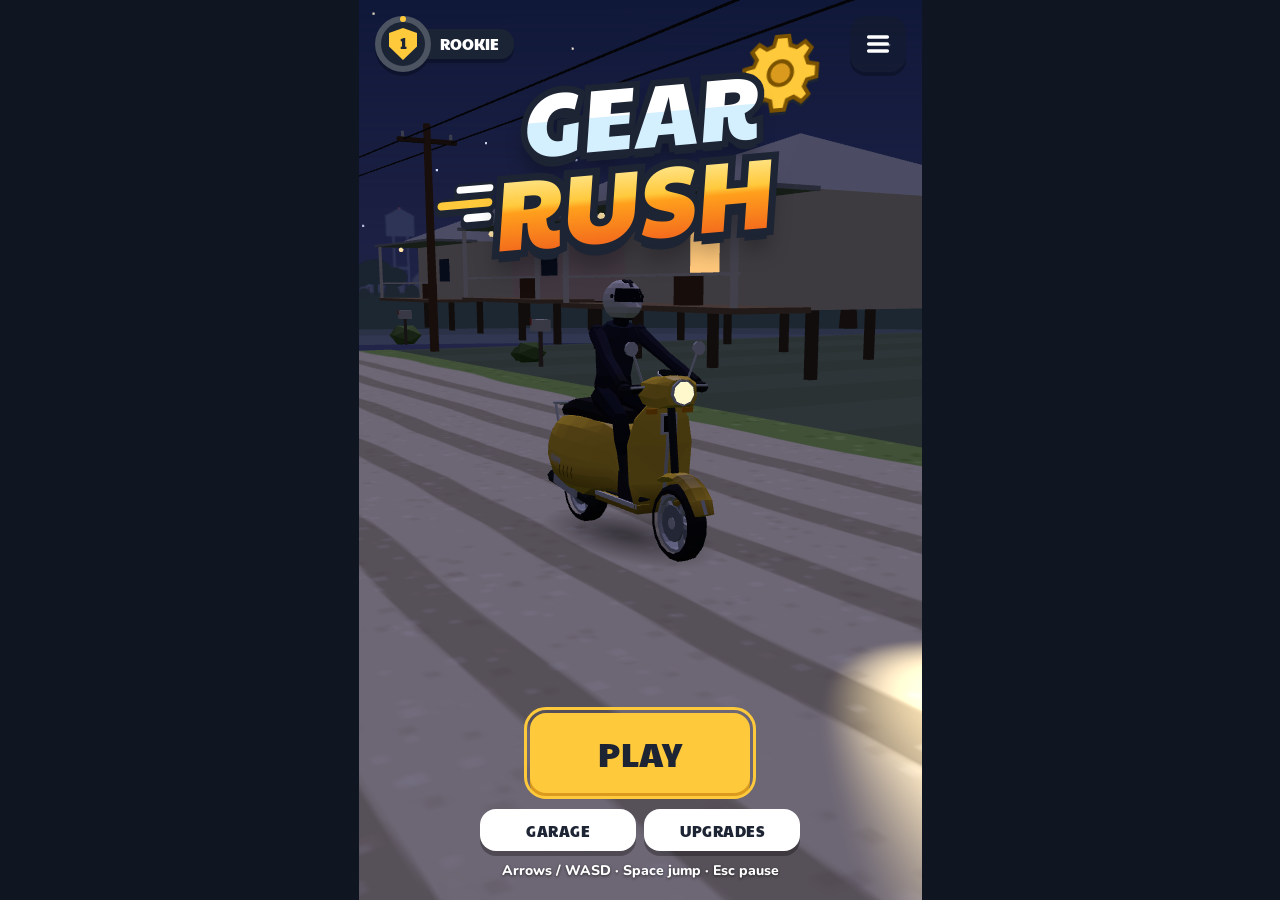
<file: index.html>
<!doctype html>
<html lang="en">
  <head>
    <meta charset="UTF-8" />
    <meta name="viewport" content="width=device-width, initial-scale=1, maximum-scale=1, user-scalable=no, viewport-fit=cover" />
    <meta name="theme-color" content="#9ED8F5" />
    <meta name="mobile-web-app-capable" content="yes" />
    <meta name="apple-mobile-web-app-capable" content="yes" />
    <meta name="apple-mobile-web-app-status-bar-style" content="black-translucent" />
    <title>Gear Rush</title>
    <link rel="icon" type="image/svg+xml" href="./favicon.svg" />
    <link rel="apple-touch-icon" href="./icons/apple-touch-icon.png" />
    <script type="module" crossorigin src="./assets/index-hu_BEJVM.js"></script>
    <link rel="stylesheet" crossorigin href="./assets/index-BYIR_16e.css">
  <link rel="manifest" href="./manifest.webmanifest"></head>
  <body>
    <div id="app">
      <canvas id="gl"></canvas>
      <canvas id="fx"></canvas>
      <div id="vignette"></div>
      <div id="ui"></div>
    </div>
    <div id="rotate"><div>↻</div><p>Rotate your phone to portrait<br />Obróć telefon pionowo</p></div>
  </body>
</html>
</file>
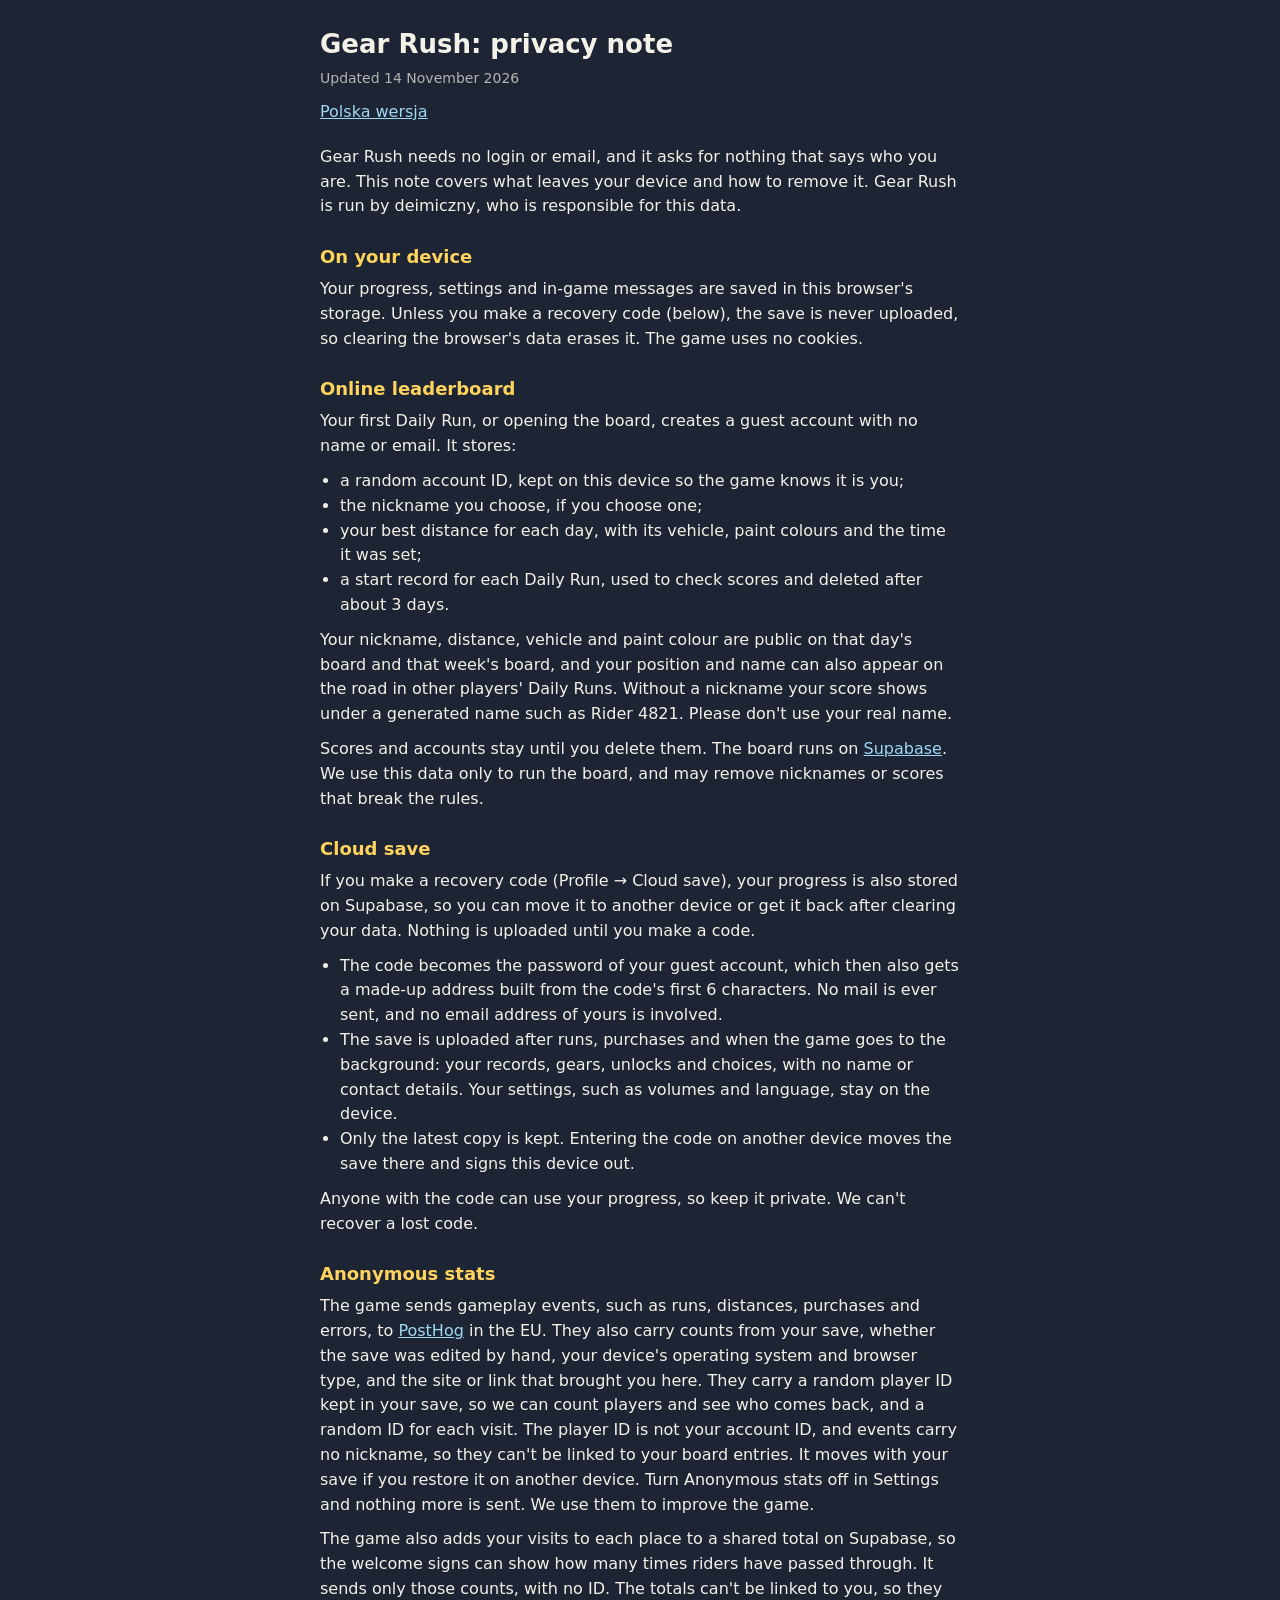
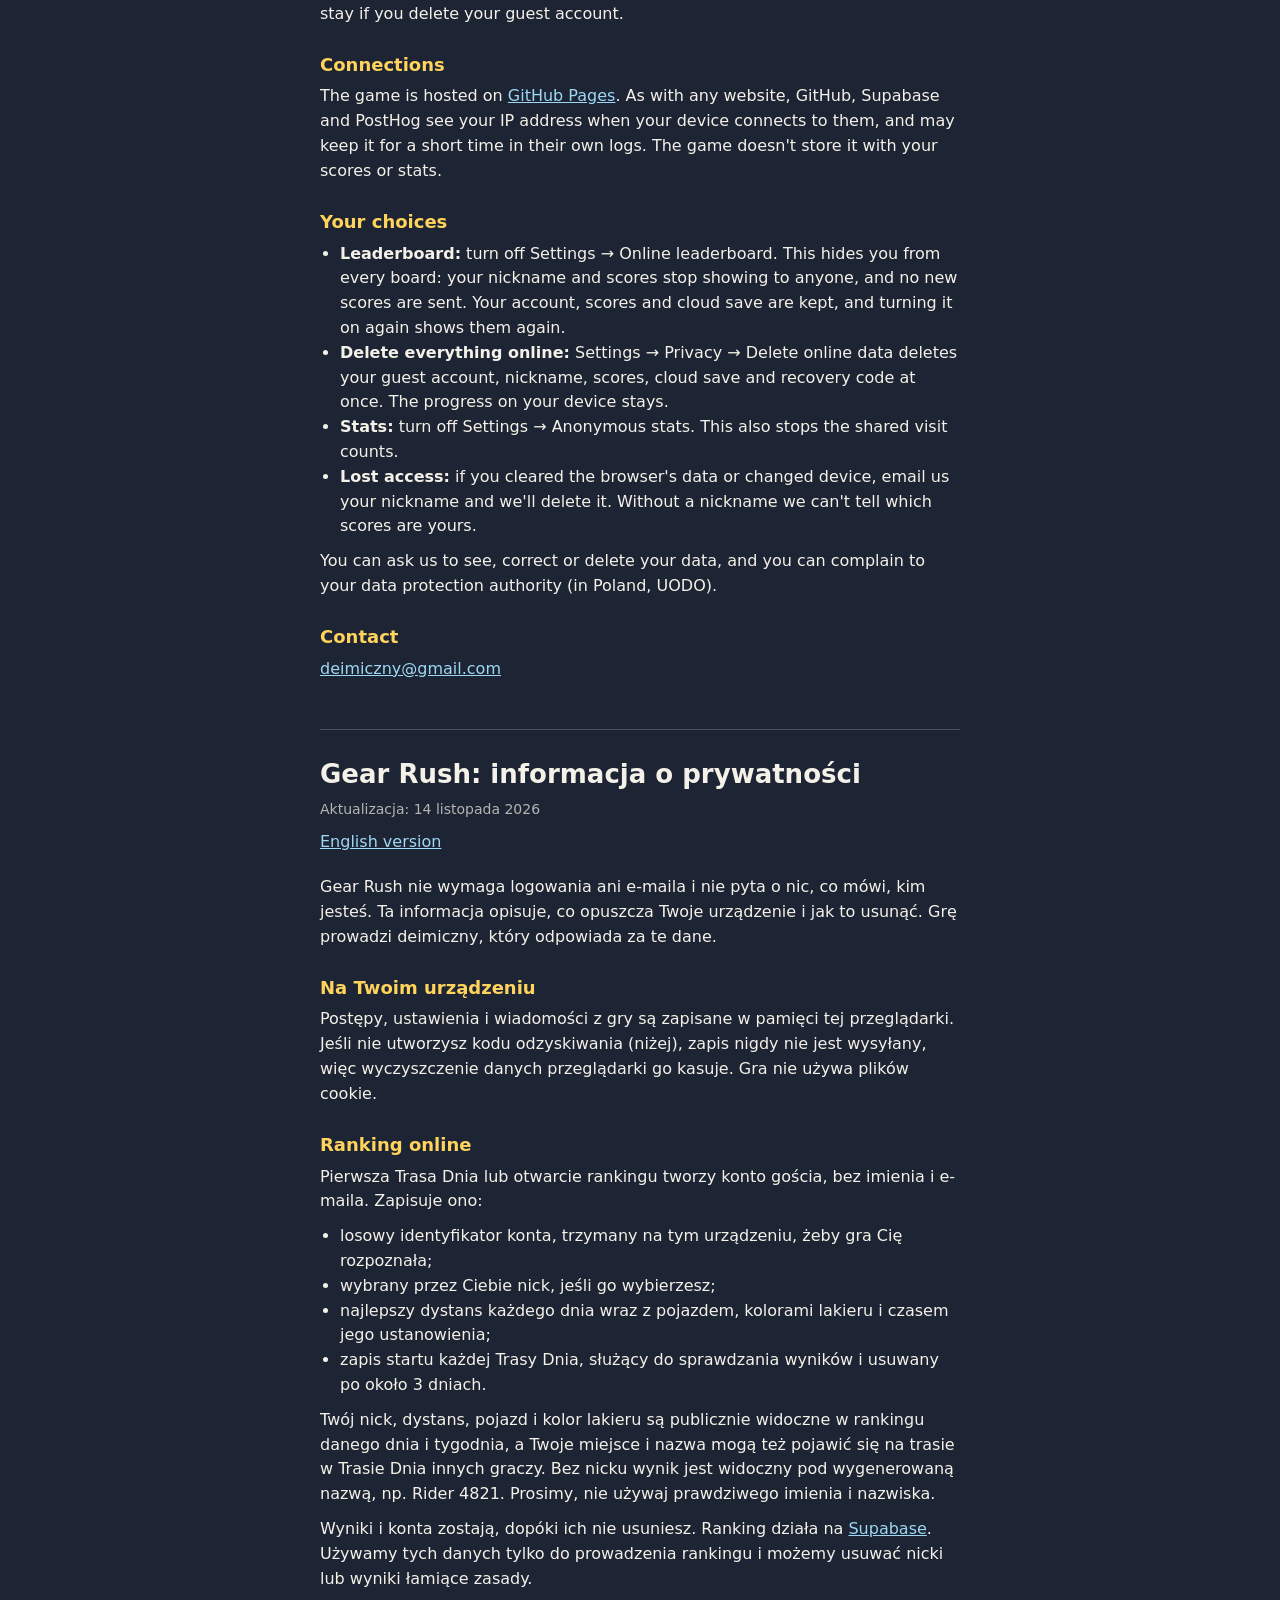
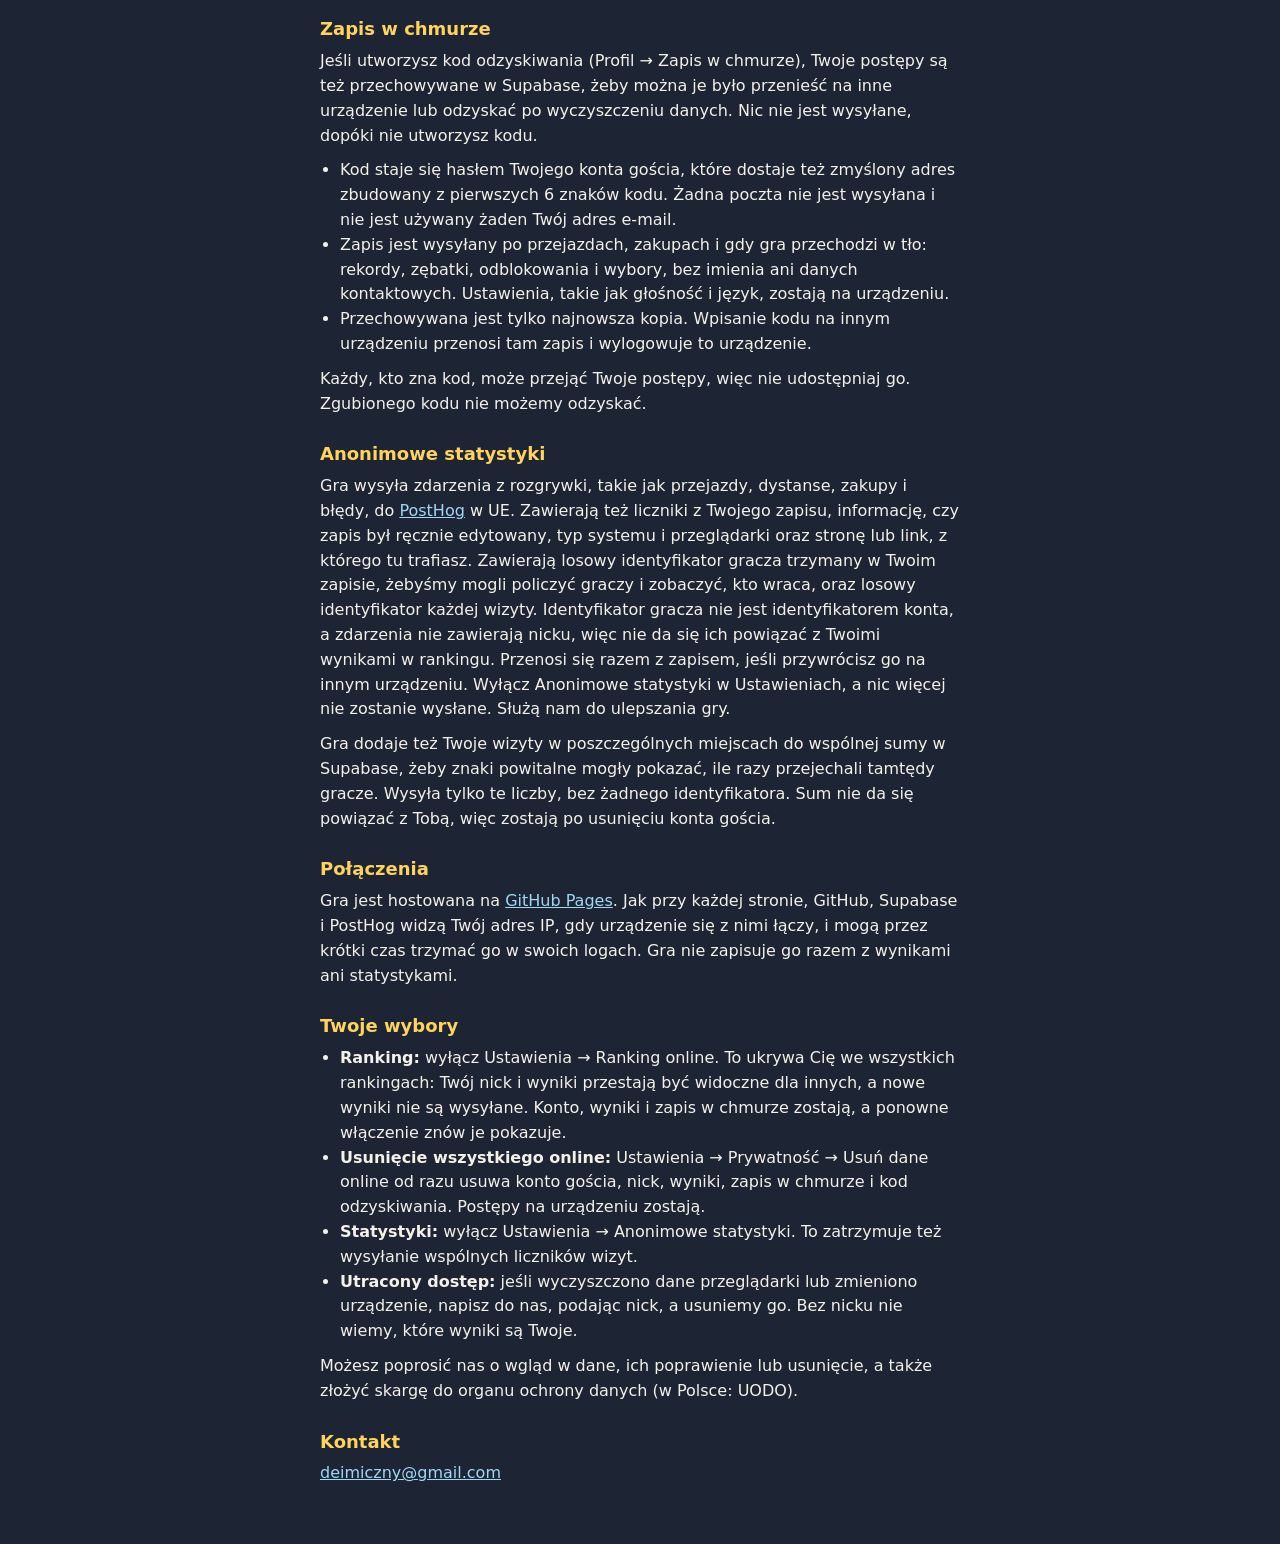
<file: privacy.html>
<!doctype html>
<html lang="en">
  <head>
    <meta charset="UTF-8" />
    <meta name="viewport" content="width=device-width, initial-scale=1" />
    <meta name="robots" content="noindex" />
    <title>Gear Rush: privacy note</title>
    <link rel="icon" type="image/svg+xml" href="favicon.svg" />
    <style>
      body { margin: 0; background: #1d2433; color: #f4f1e8; font: 16px/1.55 system-ui, -apple-system, "Segoe UI", Roboto, sans-serif; }
      main { max-width: 640px; margin: 0 auto; padding: 24px 20px 48px; }
      h1 { font-size: 26px; margin: 0 0 4px; }
      h2 { font-size: 18px; margin: 24px 0 6px; color: #ffd35c; }
      p, ul { margin: 0 0 10px; }
      ul { padding-left: 20px; }
      a { color: #9ed8f5; }
      .meta { opacity: 0.7; font-size: 14px; }
      .lang { margin: 0 0 20px; }
      section + section { margin-top: 48px; padding-top: 24px; border-top: 1px solid rgba(255, 255, 255, 0.2); }
    </style>
  </head>
  <body>
    <main>
      <section id="en" lang="en">
        <h1>Gear Rush: privacy note</h1>
        <p class="meta">Updated 14 November 2026</p>
        <p class="lang"><a href="#pl">Polska wersja</a></p>
        <p>Gear Rush needs no login or email, and it asks for nothing that says who you are. This note covers what leaves your device and how to remove it. Gear Rush is run by deimiczny, who is responsible for this data.</p>

        <h2>On your device</h2>
        <p>Your progress, settings and in-game messages are saved in this browser's storage. Unless you make a recovery code (below), the save is never uploaded, so clearing the browser's data erases it. The game uses no cookies.</p>

        <h2>Online leaderboard</h2>
        <p>Your first Daily Run, or opening the board, creates a guest account with no name or email. It stores:</p>
        <ul>
          <li>a random account ID, kept on this device so the game knows it is you;</li>
          <li>the nickname you choose, if you choose one;</li>
          <li>your best distance for each day, with its vehicle, paint colours and the time it was set;</li>
          <li>a start record for each Daily Run, used to check scores and deleted after about 3 days.</li>
        </ul>
        <p>Your nickname, distance, vehicle and paint colour are public on that day's board and that week's board, and your position and name can also appear on the road in other players' Daily Runs. Without a nickname your score shows under a generated name such as Rider 4821. Please don't use your real name.</p>
        <p>Scores and accounts stay until you delete them. The board runs on <a href="https://supabase.com/privacy">Supabase</a>. We use this data only to run the board, and may remove nicknames or scores that break the rules.</p>

        <h2>Cloud save</h2>
        <p>If you make a recovery code (Profile → Cloud save), your progress is also stored on Supabase, so you can move it to another device or get it back after clearing your data. Nothing is uploaded until you make a code.</p>
        <ul>
          <li>The code becomes the password of your guest account, which then also gets a made-up address built from the code's first 6 characters. No mail is ever sent, and no email address of yours is involved.</li>
          <li>The save is uploaded after runs, purchases and when the game goes to the background: your records, gears, unlocks and choices, with no name or contact details. Your settings, such as volumes and language, stay on the device.</li>
          <li>Only the latest copy is kept. Entering the code on another device moves the save there and signs this device out.</li>
        </ul>
        <p>Anyone with the code can use your progress, so keep it private. We can't recover a lost code.</p>

        <h2>Anonymous stats</h2>
        <p>The game sends gameplay events, such as runs, distances, purchases and errors, to <a href="https://posthog.com/privacy">PostHog</a> in the EU. They also carry counts from your save, whether the save was edited by hand, your device's operating system and browser type, and the site or link that brought you here. They carry a random player ID kept in your save, so we can count players and see who comes back, and a random ID for each visit. The player ID is not your account ID, and events carry no nickname, so they can't be linked to your board entries. It moves with your save if you restore it on another device. Turn Anonymous stats off in Settings and nothing more is sent. We use them to improve the game.</p>
        <p>The game also adds your visits to each place to a shared total on Supabase, so the welcome signs can show how many times riders have passed through. It sends only those counts, with no ID. The totals can't be linked to you, so they stay if you delete your guest account.</p>

        <h2>Connections</h2>
        <p>The game is hosted on <a href="https://docs.github.com/en/site-policy/privacy-policies/github-general-privacy-statement">GitHub Pages</a>. As with any website, GitHub, Supabase and PostHog see your IP address when your device connects to them, and may keep it for a short time in their own logs. The game doesn't store it with your scores or stats.</p>

        <h2>Your choices</h2>
        <ul>
          <li><strong>Leaderboard:</strong> turn off Settings → Online leaderboard. This hides you from every board: your nickname and scores stop showing to anyone, and no new scores are sent. Your account, scores and cloud save are kept, and turning it on again shows them again.</li>
          <li><strong>Delete everything online:</strong> Settings → Privacy → Delete online data deletes your guest account, nickname, scores, cloud save and recovery code at once. The progress on your device stays.</li>
          <li><strong>Stats:</strong> turn off Settings → Anonymous stats. This also stops the shared visit counts.</li>
          <li><strong>Lost access:</strong> if you cleared the browser's data or changed device, email us your nickname and we'll delete it. Without a nickname we can't tell which scores are yours.</li>
        </ul>
        <p>You can ask us to see, correct or delete your data, and you can complain to your data protection authority (in Poland, UODO).</p>

        <h2>Contact</h2>
        <p><a href="mailto:deimiczny@gmail.com">deimiczny@gmail.com</a></p>
      </section>

      <section id="pl" lang="pl">
        <h1>Gear Rush: informacja o prywatności</h1>
        <p class="meta">Aktualizacja: 14 listopada 2026</p>
        <p class="lang"><a href="#en">English version</a></p>
        <p>Gear Rush nie wymaga logowania ani e-maila i nie pyta o nic, co mówi, kim jesteś. Ta informacja opisuje, co opuszcza Twoje urządzenie i jak to usunąć. Grę prowadzi deimiczny, który odpowiada za te dane.</p>

        <h2>Na Twoim urządzeniu</h2>
        <p>Postępy, ustawienia i wiadomości z gry są zapisane w pamięci tej przeglądarki. Jeśli nie utworzysz kodu odzyskiwania (niżej), zapis nigdy nie jest wysyłany, więc wyczyszczenie danych przeglądarki go kasuje. Gra nie używa plików cookie.</p>

        <h2>Ranking online</h2>
        <p>Pierwsza Trasa Dnia lub otwarcie rankingu tworzy konto gościa, bez imienia i e-maila. Zapisuje ono:</p>
        <ul>
          <li>losowy identyfikator konta, trzymany na tym urządzeniu, żeby gra Cię rozpoznała;</li>
          <li>wybrany przez Ciebie nick, jeśli go wybierzesz;</li>
          <li>najlepszy dystans każdego dnia wraz z pojazdem, kolorami lakieru i czasem jego ustanowienia;</li>
          <li>zapis startu każdej Trasy Dnia, służący do sprawdzania wyników i usuwany po około 3 dniach.</li>
        </ul>
        <p>Twój nick, dystans, pojazd i kolor lakieru są publicznie widoczne w rankingu danego dnia i tygodnia, a Twoje miejsce i nazwa mogą też pojawić się na trasie w Trasie Dnia innych graczy. Bez nicku wynik jest widoczny pod wygenerowaną nazwą, np. Rider 4821. Prosimy, nie używaj prawdziwego imienia i nazwiska.</p>
        <p>Wyniki i konta zostają, dopóki ich nie usuniesz. Ranking działa na <a href="https://supabase.com/privacy">Supabase</a>. Używamy tych danych tylko do prowadzenia rankingu i możemy usuwać nicki lub wyniki łamiące zasady.</p>

        <h2>Zapis w chmurze</h2>
        <p>Jeśli utworzysz kod odzyskiwania (Profil → Zapis w chmurze), Twoje postępy są też przechowywane w Supabase, żeby można je było przenieść na inne urządzenie lub odzyskać po wyczyszczeniu danych. Nic nie jest wysyłane, dopóki nie utworzysz kodu.</p>
        <ul>
          <li>Kod staje się hasłem Twojego konta gościa, które dostaje też zmyślony adres zbudowany z pierwszych 6 znaków kodu. Żadna poczta nie jest wysyłana i nie jest używany żaden Twój adres e-mail.</li>
          <li>Zapis jest wysyłany po przejazdach, zakupach i gdy gra przechodzi w tło: rekordy, zębatki, odblokowania i wybory, bez imienia ani danych kontaktowych. Ustawienia, takie jak głośność i język, zostają na urządzeniu.</li>
          <li>Przechowywana jest tylko najnowsza kopia. Wpisanie kodu na innym urządzeniu przenosi tam zapis i wylogowuje to urządzenie.</li>
        </ul>
        <p>Każdy, kto zna kod, może przejąć Twoje postępy, więc nie udostępniaj go. Zgubionego kodu nie możemy odzyskać.</p>

        <h2>Anonimowe statystyki</h2>
        <p>Gra wysyła zdarzenia z rozgrywki, takie jak przejazdy, dystanse, zakupy i błędy, do <a href="https://posthog.com/privacy">PostHog</a> w UE. Zawierają też liczniki z Twojego zapisu, informację, czy zapis był ręcznie edytowany, typ systemu i przeglądarki oraz stronę lub link, z którego tu trafiasz. Zawierają losowy identyfikator gracza trzymany w Twoim zapisie, żebyśmy mogli policzyć graczy i zobaczyć, kto wraca, oraz losowy identyfikator każdej wizyty. Identyfikator gracza nie jest identyfikatorem konta, a zdarzenia nie zawierają nicku, więc nie da się ich powiązać z Twoimi wynikami w rankingu. Przenosi się razem z zapisem, jeśli przywrócisz go na innym urządzeniu. Wyłącz Anonimowe statystyki w Ustawieniach, a nic więcej nie zostanie wysłane. Służą nam do ulepszania gry.</p>
        <p>Gra dodaje też Twoje wizyty w poszczególnych miejscach do wspólnej sumy w Supabase, żeby znaki powitalne mogły pokazać, ile razy przejechali tamtędy gracze. Wysyła tylko te liczby, bez żadnego identyfikatora. Sum nie da się powiązać z Tobą, więc zostają po usunięciu konta gościa.</p>

        <h2>Połączenia</h2>
        <p>Gra jest hostowana na <a href="https://docs.github.com/en/site-policy/privacy-policies/github-general-privacy-statement">GitHub Pages</a>. Jak przy każdej stronie, GitHub, Supabase i PostHog widzą Twój adres IP, gdy urządzenie się z nimi łączy, i mogą przez krótki czas trzymać go w swoich logach. Gra nie zapisuje go razem z wynikami ani statystykami.</p>

        <h2>Twoje wybory</h2>
        <ul>
          <li><strong>Ranking:</strong> wyłącz Ustawienia → Ranking online. To ukrywa Cię we wszystkich rankingach: Twój nick i wyniki przestają być widoczne dla innych, a nowe wyniki nie są wysyłane. Konto, wyniki i zapis w chmurze zostają, a ponowne włączenie znów je pokazuje.</li>
          <li><strong>Usunięcie wszystkiego online:</strong> Ustawienia → Prywatność → Usuń dane online od razu usuwa konto gościa, nick, wyniki, zapis w chmurze i kod odzyskiwania. Postępy na urządzeniu zostają.</li>
          <li><strong>Statystyki:</strong> wyłącz Ustawienia → Anonimowe statystyki. To zatrzymuje też wysyłanie wspólnych liczników wizyt.</li>
          <li><strong>Utracony dostęp:</strong> jeśli wyczyszczono dane przeglądarki lub zmieniono urządzenie, napisz do nas, podając nick, a usuniemy go. Bez nicku nie wiemy, które wyniki są Twoje.</li>
        </ul>
        <p>Możesz poprosić nas o wgląd w dane, ich poprawienie lub usunięcie, a także złożyć skargę do organu ochrony danych (w Polsce: UODO).</p>

        <h2>Kontakt</h2>
        <p><a href="mailto:deimiczny@gmail.com">deimiczny@gmail.com</a></p>
      </section>
    </main>
  </body>
</html>
</file>
<file: assets/index-BYIR_16e.css>
@font-face{font-family:Paytone One;font-style:normal;font-display:swap;font-weight:400;src:url(./paytone-one-vietnamese-400-normal-3uz3l8e0.woff2) format("woff2"),url(./paytone-one-vietnamese-400-normal-BRPeB8vx.woff) format("woff");unicode-range:U+0102-0103,U+0110-0111,U+0128-0129,U+0168-0169,U+01A0-01A1,U+01AF-01B0,U+0300-0301,U+0303-0304,U+0308-0309,U+0323,U+0329,U+1EA0-1EF9,U+20AB}@font-face{font-family:Paytone One;font-style:normal;font-display:swap;font-weight:400;src:url(./paytone-one-latin-ext-400-normal-3vhx3Voy.woff2) format("woff2"),url(./paytone-one-latin-ext-400-normal-DRXB6jXc.woff) format("woff");unicode-range:U+0100-02BA,U+02BD-02C5,U+02C7-02CC,U+02CE-02D7,U+02DD-02FF,U+0304,U+0308,U+0329,U+1D00-1DBF,U+1E00-1E9F,U+1EF2-1EFF,U+2020,U+20A0-20AB,U+20AD-20C0,U+2113,U+2C60-2C7F,U+A720-A7FF}@font-face{font-family:Paytone One;font-style:normal;font-display:swap;font-weight:400;src:url(./paytone-one-latin-400-normal-CUTjhAbn.woff2) format("woff2"),url(./paytone-one-latin-400-normal-B3s3dOdV.woff) format("woff");unicode-range:U+0000-00FF,U+0131,U+0152-0153,U+02BB-02BC,U+02C6,U+02DA,U+02DC,U+0304,U+0308,U+0329,U+2000-206F,U+20AC,U+2122,U+2191,U+2193,U+2212,U+2215,U+FEFF,U+FFFD}@font-face{font-family:Nunito;font-style:normal;font-display:swap;font-weight:600;src:url(./nunito-cyrillic-ext-600-normal-CWPPjBOD.woff2) format("woff2"),url(./nunito-cyrillic-ext-600-normal-vnfu4DTE.woff) format("woff");unicode-range:U+0460-052F,U+1C80-1C8A,U+20B4,U+2DE0-2DFF,U+A640-A69F,U+FE2E-FE2F}@font-face{font-family:Nunito;font-style:normal;font-display:swap;font-weight:600;src:url(./nunito-cyrillic-600-normal-DJGQ2h05.woff2) format("woff2"),url(./nunito-cyrillic-600-normal-BUjmtIuu.woff) format("woff");unicode-range:U+0301,U+0400-045F,U+0490-0491,U+04B0-04B1,U+2116}@font-face{font-family:Nunito;font-style:normal;font-display:swap;font-weight:600;src:url(./nunito-vietnamese-600-normal-BY8O6Cug.woff2) format("woff2"),url(./nunito-vietnamese-600-normal-DO1RqFw5.woff) format("woff");unicode-range:U+0102-0103,U+0110-0111,U+0128-0129,U+0168-0169,U+01A0-01A1,U+01AF-01B0,U+0300-0301,U+0303-0304,U+0308-0309,U+0323,U+0329,U+1EA0-1EF9,U+20AB}@font-face{font-family:Nunito;font-style:normal;font-display:swap;font-weight:600;src:url(./nunito-latin-ext-600-normal-Dd9Zuxh1.woff2) format("woff2"),url(./nunito-latin-ext-600-normal-BKUpuB78.woff) format("woff");unicode-range:U+0100-02BA,U+02BD-02C5,U+02C7-02CC,U+02CE-02D7,U+02DD-02FF,U+0304,U+0308,U+0329,U+1D00-1DBF,U+1E00-1E9F,U+1EF2-1EFF,U+2020,U+20A0-20AB,U+20AD-20C0,U+2113,U+2C60-2C7F,U+A720-A7FF}@font-face{font-family:Nunito;font-style:normal;font-display:swap;font-weight:600;src:url(./nunito-latin-600-normal-Br8yIETf.woff2) format("woff2"),url(./nunito-latin-600-normal-Cd0eNu1l.woff) format("woff");unicode-range:U+0000-00FF,U+0131,U+0152-0153,U+02BB-02BC,U+02C6,U+02DA,U+02DC,U+0304,U+0308,U+0329,U+2000-206F,U+20AC,U+2122,U+2191,U+2193,U+2212,U+2215,U+FEFF,U+FFFD}@font-face{font-family:Nunito;font-style:normal;font-display:swap;font-weight:800;src:url(./nunito-cyrillic-ext-800-normal-B-cvGohL.woff2) format("woff2"),url(./nunito-cyrillic-ext-800-normal-pjRatrRO.woff) format("woff");unicode-range:U+0460-052F,U+1C80-1C8A,U+20B4,U+2DE0-2DFF,U+A640-A69F,U+FE2E-FE2F}@font-face{font-family:Nunito;font-style:normal;font-display:swap;font-weight:800;src:url(./nunito-cyrillic-800-normal-D3igD7Kl.woff2) format("woff2"),url(./nunito-cyrillic-800-normal-DymMgApb.woff) format("woff");unicode-range:U+0301,U+0400-045F,U+0490-0491,U+04B0-04B1,U+2116}@font-face{font-family:Nunito;font-style:normal;font-display:swap;font-weight:800;src:url(./nunito-vietnamese-800-normal-D_CZYdm9.woff2) format("woff2"),url(./nunito-vietnamese-800-normal-Dz0hZPb5.woff) format("woff");unicode-range:U+0102-0103,U+0110-0111,U+0128-0129,U+0168-0169,U+01A0-01A1,U+01AF-01B0,U+0300-0301,U+0303-0304,U+0308-0309,U+0323,U+0329,U+1EA0-1EF9,U+20AB}@font-face{font-family:Nunito;font-style:normal;font-display:swap;font-weight:800;src:url(./nunito-latin-ext-800-normal-CtU8tJOV.woff2) format("woff2"),url(./nunito-latin-ext-800-normal-CDcxIxx8.woff) format("woff");unicode-range:U+0100-02BA,U+02BD-02C5,U+02C7-02CC,U+02CE-02D7,U+02DD-02FF,U+0304,U+0308,U+0329,U+1D00-1DBF,U+1E00-1E9F,U+1EF2-1EFF,U+2020,U+20A0-20AB,U+20AD-20C0,U+2113,U+2C60-2C7F,U+A720-A7FF}@font-face{font-family:Nunito;font-style:normal;font-display:swap;font-weight:800;src:url(./nunito-latin-800-normal-Dz8SOQK_.woff2) format("woff2"),url(./nunito-latin-800-normal-D-J0wlBY.woff) format("woff");unicode-range:U+0000-00FF,U+0131,U+0152-0153,U+02BB-02BC,U+02C6,U+02DA,U+02DC,U+0304,U+0308,U+0329,U+2000-206F,U+20AC,U+2122,U+2191,U+2193,U+2212,U+2215,U+FEFF,U+FFFD}:root{--sky: #9ed8f5;--cream: #fcefd4;--ink: #1d2433;--gold: #ffc93c;--gold-dark: #d99a1e;--red: #e63946;--green: #3ddc84;--blue: #1982c4;--panel: rgba(20, 28, 44, .86);--panel-line: rgba(255, 255, 255, .12);--display: "Paytone One", "Arial Black", system-ui, sans-serif;--body: "Nunito", system-ui, -apple-system, "Segoe UI", sans-serif;--safe-t: env(safe-area-inset-top, 0px);--safe-b: env(safe-area-inset-bottom, 0px);--safe-l: env(safe-area-inset-left, 0px);--safe-r: env(safe-area-inset-right, 0px)}*{box-sizing:border-box;-webkit-tap-highlight-color:transparent}html,body{margin:0;height:100%;overflow:hidden;background:#0f1622;color:#fff;font-family:var(--body);user-select:none;-webkit-user-select:none;touch-action:none;overscroll-behavior:none}#app{position:relative;height:100vh;height:var(--app-h, 100dvh);width:min(100vw,calc(var(--app-h, 100dvh) * .625));margin:0 auto;overflow:hidden;background:var(--sky);container-type:inline-size}#gl,#fx{position:absolute;top:0;right:0;bottom:0;left:0;width:100%;height:100%;display:block}#fx{pointer-events:none}#vignette{position:absolute;top:0;right:0;bottom:0;left:0;pointer-events:none;opacity:0;background:radial-gradient(ellipse at center,transparent 45%,rgba(230,57,70,.75) 100%);transition:opacity .35s ease-out}#vignette.on{opacity:1;transition:none}#ui{position:absolute;top:0;right:0;bottom:0;left:0;pointer-events:none}#ui>*{pointer-events:auto}#rotate{display:none}@media (orientation: landscape) and (pointer: coarse) and (max-height: 520px){#rotate{display:flex;position:fixed;top:0;right:0;bottom:0;left:0;z-index:99;background:#0f1622;flex-direction:column;align-items:center;justify-content:center;text-align:center;font-family:var(--display);font-size:22px}#rotate div{font-size:64px;animation:spin 2s ease-in-out infinite}}@keyframes spin{50%{transform:rotate(90deg)}}.screen{position:absolute;top:0;right:0;bottom:0;left:0;display:flex;flex-direction:column;align-items:center;padding:calc(16px + var(--safe-t)) calc(16px + var(--safe-r)) calc(20px + var(--safe-b)) calc(16px + var(--safe-l))}#ui>.screen.passthrough{pointer-events:none}:where(.screen.passthrough)>*{pointer-events:auto}.screen.dim{background:#0a101c8c;backdrop-filter:blur(2px);-webkit-backdrop-filter:blur(2px)}.spacer{flex:1}.logo{position:relative;isolation:isolate;display:flex;flex-direction:column;align-items:center;font-family:var(--display);font-size:clamp(54px,19cqw,96px);line-height:.92;letter-spacing:.02em;transform:rotate(-5deg) skew(-9deg)}.logo-word{position:relative;display:block;color:transparent}.logo-word:before,.logo-word:after{content:attr(data-text);position:absolute;top:0;right:0;bottom:0;left:0}.logo-word:before{color:var(--ink);-webkit-text-stroke:.15em var(--ink);text-shadow:0 .035em 0 var(--ink),0 .07em 0 var(--ink),0 .105em 0 var(--ink),0 .2em .22em rgba(0,0,0,.35)}.logo-word:after{background:var(--fill);-webkit-background-clip:text;background-clip:text;color:transparent}.w-gear{--fill: linear-gradient(#fff 0 52%, #d4effd 52% 100%)}.w-rush{--fill: linear-gradient(#fff3b0, #ffc93c 46%, #ff9f1c 54%, #f2661d);font-size:1.12em}.logo-gear{position:absolute;z-index:-1;width:.95em;height:.95em;top:-.32em;right:-.42em;filter:drop-shadow(0 .04em 0 var(--ink))}.logo-gear svg{width:100%;height:100%;display:block;animation:logo-spin 9s linear infinite}@keyframes logo-spin{to{transform:rotate(1turn)}}.logo-rush{position:relative}.logo-streaks{position:absolute;right:calc(100% + .06em);top:.2em;display:grid;justify-items:end;gap:.07em}.logo-streaks i{display:block;height:.09em;border-radius:99px;background:#fff;box-shadow:0 0 0 .03em var(--ink),0 .05em 0 .03em var(--ink)}.logo-streaks i:nth-child(1){width:.42em}.logo-streaks i:nth-child(2){width:.62em;background:var(--gold)}.logo-streaks i:nth-child(3){width:.32em}.btn{font-family:var(--display);font-size:22px;letter-spacing:.5px;color:var(--ink);background:#fff;border:0;border-radius:16px;padding:12px 22px;min-height:52px;min-width:52px;box-shadow:0 5px #00000047;cursor:pointer;transition:transform .08s,box-shadow .08s,opacity .2s}.btn:active{transform:translateY(4px);box-shadow:0 1px #00000047}.btn:focus-visible,.swatch:focus-visible,.tabs button:focus-visible,.toggle:focus-visible,.lang button:focus-visible{outline:3px solid var(--gold);outline-offset:3px}.btn.primary{background:var(--gold);font-size:34px;padding:16px 40px;min-width:220px;box-shadow:0 6px 0 var(--gold-dark)}.btn.primary:active{box-shadow:0 2px 0 var(--gold-dark)}.btn.ghost{background:#141c2c8c;color:#fff;box-shadow:0 4px #00000040}.btn[disabled]{opacity:.45;pointer-events:none}.btn.icon{padding:0;width:56px;height:56px;font-size:26px;display:grid;place-items:center}.btn svg{width:24px;height:24px;vertical-align:-4px}.btn.icon svg{width:28px;height:28px}.stack{display:grid}.stack>*{grid-area:1 / 1;min-width:0}.stack>.stack-off{visibility:hidden}.row{display:flex;gap:12px;align-items:center;justify-content:center;flex-wrap:wrap}.col{display:flex;flex-direction:column;gap:12px;align-items:center}.title .col{gap:8px}.chip{display:inline-flex;align-items:center;gap:8px;padding:8px 14px;border-radius:999px;background:#141c2c99;font-weight:800;font-size:18px}.chip svg{width:22px;height:22px}.panel{background:var(--panel);border:1px solid var(--panel-line);border-radius:22px;padding:20px;width:min(100%,360px)}.title-text{font-family:var(--display);font-size:40px;font-weight:400;text-align:center;margin:0 0 8px}.hint{font-size:16px;text-align:center;font-weight:800;text-shadow:0 1px 3px rgba(0,0,0,.6)}.boot{justify-content:center;gap:36px;background:linear-gradient(#9ed8f5,#fcefd4)}.bar{width:60%;height:14px;border-radius:99px;background:#1d243340;overflow:hidden}.bar>i{display:block;height:100%;width:0;background:var(--ink);border-radius:99px;transition:width .15s}.title-top{width:100%;display:flex;justify-content:space-between;align-items:center;gap:8px}.title .logo{margin-top:0;font-size:clamp(54px,17cqw,88px)}.player-badge{display:inline-flex;align-items:center;height:56px;min-width:0;max-width:min(246px,calc(100cqw - 104px));padding:0;border:0;background:none;color:#fff;font-family:var(--body);text-align:left;cursor:pointer;filter:drop-shadow(0 4px 0 rgba(0,0,0,.25));transition:transform .08s,filter .08s}.player-badge:active{transform:translateY(3px);filter:drop-shadow(0 1px 0 rgba(0,0,0,.25))}.player-badge:focus-visible{outline:3px solid var(--gold);outline-offset:3px;border-radius:28px}.pb-disc{position:relative;z-index:1;flex:none;display:grid;place-items:center;width:56px;height:56px;border-radius:50%;background:#1b2435}.pb-ring{position:absolute;top:0;right:0;bottom:0;left:0;width:100%;height:100%;transform:rotate(-90deg)}.pb-ring circle{fill:none;stroke-width:6}.pb-track{stroke:#ffffff38}.pb-fill{stroke:var(--gold);stroke-linecap:round}.pb-disc .rank-badge{position:relative;width:28px;height:32px;font-size:15px}.pb-plate{display:grid;gap:3px;min-width:0;margin-left:-14px;padding:6px 15px 7px 23px;border-radius:0 14px 14px 0;background:#1b2435}.pb-name{font-family:var(--display);font-weight:400;font-size:15px;line-height:1.15;overflow:hidden;text-overflow:ellipsis;white-space:nowrap}.pb-name.long{font-size:13px}.pb-plate small{font-size:12px;font-weight:800;line-height:1;color:var(--gold);white-space:nowrap;overflow:hidden;text-overflow:ellipsis}.title .spacer{position:relative;width:100%;display:flex;justify-content:flex-end;align-items:flex-start;pointer-events:none}.app-slot{position:absolute;left:0;right:0;bottom:10px;display:flex;justify-content:center}.side-rail{display:flex;flex-direction:column;gap:10px;pointer-events:auto}.side-btn{position:relative;width:52px;height:52px;padding:0;border:0;border-radius:16px;cursor:pointer;display:grid;place-items:center;background:#141c2c8c;color:#fff;box-shadow:0 4px #00000040;transition:transform .08s,box-shadow .08s}.side-btn:active{transform:translateY(3px);box-shadow:0 1px #00000040}.side-btn:focus-visible{outline:3px solid var(--gold);outline-offset:3px}.side-btn svg{width:28px;height:28px}.panel.start-pick{display:grid;gap:12px;width:min(100%,320px)}.start-pick .btn{display:flex;align-items:baseline;justify-content:center;gap:10px;min-width:0;font-size:clamp(21px,6.8vw,26px);padding:12px 14px}.start-pick .btn:not(.ghost){justify-content:flex-start;text-align:left;white-space:nowrap}.start-pick .btn small{font-family:var(--body);font-weight:800;font-size:15px;opacity:.8}.pf-rank{display:flex;align-items:center;gap:12px;padding:4px 0 12px;border-bottom:1px solid var(--panel-line)}.pf-rank .rank-badge{width:44px;height:50px;font-size:24px}.pf-rank b{font-family:var(--display);font-weight:400;font-size:20px}.pf-text{display:grid;gap:4px;flex:1;min-width:0}.pf-text>small{font-size:13px;font-weight:800;opacity:.8}.pf-row{display:flex;align-items:center;gap:12px;padding:10px 0;border-bottom:1px solid var(--panel-line)}.pf-row b{font-size:20px;font-weight:800}.pf-nick{overflow:hidden;text-overflow:ellipsis;white-space:nowrap}.pf-row .pf-style{display:block;font-size:13px;opacity:.8;margin-top:2px}.pf-icon{display:grid;place-items:center;width:34px;flex:none}.pf-icon svg{width:28px;height:28px}.pf-tabs button{flex:1 1 0}.btn.pf-share{width:44px;height:44px;font-size:13px}.btn.pf-share svg{width:22px;height:22px}.results .style-line{font-family:var(--display);font-size:18px;display:flex;flex-direction:column;align-items:center;gap:4px}.results .style-line b{color:var(--gold);font-weight:400;font-size:clamp(26px,4.2dvh,34px);line-height:1;text-shadow:0 3px 0 var(--ink);margin-left:4px}.results .best-pill{display:inline-flex;align-items:center;gap:.3em;padding:.2em .75em .2em .5em;border-radius:999px;font-family:var(--display);background:var(--gold);color:var(--ink);-webkit-text-stroke:0;box-shadow:0 .18em 0 var(--gold-dark),0 0 .9em #ffc93c8c;animation:bounce .8s ease-in-out infinite alternate}.results .best-pill svg{width:1.1em;height:1.1em}.results .best-pill svg path{fill:var(--ink);stroke:none}.results .newbest{font-size:clamp(20px,3.4dvh,26px)}.results .style-best{font-size:16px}.results .unlocked{font-family:var(--display);font-size:18px;color:#3ddc84;text-shadow:0 2px 0 rgba(0,0,0,.35);margin-top:4px}.results .unlocked.cp-drylands{color:#ffb36b}.title .col{width:100%;max-width:320px}.title .col .hint{margin:2px 0 0;font-size:14px}.title-play{display:flex;gap:14px;width:100%}.title-play .btn{height:60px;min-width:0;min-height:0}.btn.primary.daily{flex:2;display:flex;flex-direction:column;align-items:center;justify-content:center;gap:2px;padding:4px 8px;font-size:22px;line-height:1.1}.btn.daily small{display:inline-flex;align-items:center;gap:6px;font-family:var(--body);font-weight:800;font-size:14px;opacity:.85}.btn.daily small.explain{font-size:12px;line-height:1.1}.btn.daily .streak,.results .streak{display:inline-flex;align-items:center;gap:2px;color:#c2410c}.btn.daily svg{width:16px;height:16px;vertical-align:0}.free-ride{flex:1;padding:4px;font-size:15px;line-height:1.1}.title-more{width:100%;gap:8px;flex-wrap:nowrap;margin-top:8px}.title-more .btn{flex:1;min-width:0;min-height:42px;padding:6px 8px;font-size:15px}.hud .dist .daily-tag{display:block;font-size:14px;letter-spacing:1px;color:var(--gold);margin-bottom:2px}.hud .dist .daily-tag[hidden]{display:none}.results .daily-head{font-family:var(--display);font-size:18px;color:var(--gold)}.results .streak{color:#ff8a3d}.results .streak.up{animation:tierpop .6s .3s}.hud .top{width:100%;display:grid;grid-template-columns:1fr 1fr;align-items:start;position:relative;z-index:1}.hud .bottom{position:absolute;left:0;right:0;bottom:calc(14px + var(--safe-b));pointer-events:none;display:flex;justify-content:center}.hud .left{display:flex;flex-direction:column;gap:8px;align-items:flex-start}.hud .gears{display:inline-flex;align-items:center;gap:6px;font-family:var(--display);font-size:24px;text-shadow:0 2px 0 rgba(0,0,0,.35)}.hud .gears,.hud .dist,.hud .mission{will-change:transform}.hud .gears svg{width:28px;height:28px}.hud .rail{position:absolute;top:30%;height:30%;display:flex;flex-direction:column;align-items:center;pointer-events:none}.hud .combo{--c: #fff;left:calc(8px + var(--safe-l));gap:6px;opacity:.55;transition:opacity .2s}.hud .combo.on{opacity:1}.hud .combo b{font-family:var(--display);font-weight:400;font-size:22px;line-height:1;padding:5px 7px 6px;border-radius:12px;min-width:44px;background:var(--c);color:var(--ink);text-align:center;box-shadow:0 3px #00000059;transition:background .2s}.hud .combo .cbar{flex:1;width:18px;border-radius:99px;overflow:hidden;position:relative;background:#141c2c8c;border:2px solid rgba(255,255,255,.4);box-shadow:0 3px #0000004d}.hud .combo .cbar i{position:absolute;top:0;right:0;bottom:0;left:0;transform-origin:bottom;transition:transform .15s ease-out,background .2s;background:linear-gradient(to top,var(--c),color-mix(in srgb,var(--c),#fff 50%))}.hud .combo[data-level="2"]{--c: #3ddc84}.hud .combo[data-level="3"]{--c: #5aa9ff}.hud .combo[data-level="4"]{--c: #b388ff}.hud .combo[data-level="5"]{--c: var(--gold)}.hud .combo b{position:relative}.hud .combo[data-level="5"] b:after,.hud .combo[data-level="5"] .cbar:after{content:"";position:absolute;top:0;right:0;bottom:0;left:0;border-radius:inherit;background:#fff;opacity:0;pointer-events:none;animation:shimmer 1.2s ease-in-out infinite}@keyframes shimmer{50%{opacity:.22}}.hud .stunts{position:absolute;top:30%;left:calc(62px + var(--safe-l));display:flex;flex-direction:column;align-items:flex-start;gap:4px;pointer-events:none}.hud .stunt{--c: #fff;font-family:var(--display);font-size:16px;line-height:1;color:var(--c);white-space:nowrap;-webkit-text-stroke:3px var(--ink);paint-order:stroke fill;text-shadow:0 2px 0 var(--ink);opacity:0}.hud .stunt[data-level="2"]{--c: #3ddc84}.hud .stunt[data-level="3"]{--c: #5aa9ff}.hud .stunt[data-level="4"]{--c: #b388ff}.hud .stunt[data-level="5"],.hud .stunt.razor{--c: var(--gold)}.hud .stunt.razor{font-size:20px}.hud .stunt.perk{--c: var(--gold);font-size:18px}.hud .combo .chain{display:flex;gap:4px}.hud .combo .chain[hidden]{display:none}.hud .combo .chain i{width:10px;height:10px;border-radius:50%;background:#141c2c8c;border:2px solid rgba(255,255,255,.5);transition:background .1s}.hud .combo .chain i.on{background:var(--gold);border-color:#fff}.hud .combo .hook{--c: #fff;--left: 1;position:absolute;bottom:calc(100% + 6px);left:50%;translate:-50% 0;padding:3px;border-radius:12px;background:conic-gradient(var(--c) calc(var(--left) * 360deg),rgba(255,255,255,.15) 0)}.hud .combo .hook[hidden]{display:none}.hud .combo .hook span{display:block;font-family:var(--display);font-size:16px;line-height:1;padding:4px 6px;border-radius:9px;background:color-mix(in srgb,var(--c),transparent 55%);color:var(--ink);opacity:.85}.hud .combo .hook[data-level="2"]{--c: #3ddc84}.hud .combo .hook[data-level="3"]{--c: #5aa9ff}.hud .combo .hook[data-level="4"]{--c: #b388ff}.hud .combo .hook[data-level="5"]{--c: var(--gold)}.hud .combo.up b{animation:comboup .3s ease-out}@keyframes comboup{40%{transform:scale(1.5) rotate(-6deg)}}.hud .combo.broke{animation:combobreak .45s ease-out}.hud .combo.broke .cbar{animation:railflash .45s}@keyframes combobreak{20%{transform:translate(-5px) rotate(-6deg)}40%{transform:translate(5px) rotate(5deg)}60%{transform:translate(-3px)}80%{transform:translate(2px)}}@keyframes railflash{0%,50%{border-color:var(--red);background:#e6394699}}.hud .combo.down b{animation:combodown .35s ease-out}@keyframes combodown{40%{transform:scale(.7) translateY(6px)}}.hud .combo.low .cbar{animation:combolow .5s ease-in-out infinite alternate}@keyframes combolow{to{opacity:.45}}.hud .hp{right:calc(8px + var(--safe-r));flex-direction:column-reverse;justify-content:space-evenly;width:46px;border-radius:99px;background:#141c2c73;border:2px solid rgba(255,255,255,.25)}.hud .hp.low{animation:lowhp .7s ease-in-out infinite alternate}@keyframes lowhp{to{background:#e6394699;border-color:#fff9}}.hud .hp svg{width:30px;height:30px;transition:opacity .4s,transform .4s;filter:drop-shadow(0 2px 0 rgba(0,0,0,.3))}.hud .hp svg.lost{opacity:.25;transform:scale(.8) rotate(-20deg);filter:grayscale(1)}.hud .hp svg.crack{animation:crack .4s}@keyframes crack{30%{transform:scale(1.5) rotate(15deg)}}.hud.still .combo,.hud.still .combo .cbar i{transition:none}.hud.still .combo.up b,.hud.still .combo[data-level="5"] b:after,.hud.still .combo[data-level="5"] .cbar:after,.hud.still .hp.low{animation:none}.hud.still .combo.broke,.hud.still .combo.broke .cbar,.hud.still .combo.down b,.hud.still .combo.low .cbar{animation:none}.hud.still .hp.low{background:#e6394699}.combopop{--c: #3ddc84;--s: 1;--r: -4deg;position:absolute;left:0;right:0;top:calc(clamp(28px,6.5dvh,60px) + var(--safe-t));display:flex;flex-direction:column;align-items:center;transform-origin:50% 0;pointer-events:none;opacity:0;isolation:isolate;font-family:var(--display);line-height:.95;-webkit-text-stroke:3px var(--ink);paint-order:stroke fill;text-shadow:0 4px 0 var(--ink)}.combopop small{font-size:18px;letter-spacing:3px;color:#fff;-webkit-text-stroke-width:2px;text-shadow:0 2px 0 var(--ink)}.combopop b{font-weight:400;font-size:clamp(48px,min(20cqw,9.5dvh),86px);color:var(--c)}.combopop span{font-size:clamp(26px,min(10cqw,5dvh),44px);color:color-mix(in srgb,var(--c),#fff 55%)}.combopop:before{content:"";position:absolute;z-index:-1;left:50%;top:50%;width:240px;height:240px;margin:-120px;border-radius:50%;opacity:0;background:repeating-conic-gradient(color-mix(in srgb,var(--c),transparent 35%) 0 12deg,transparent 12deg 24deg);-webkit-mask:radial-gradient(circle,#000 25%,transparent 70%);mask:radial-gradient(circle,#000 25%,transparent 70%)}.combopop.l3{--c: #5aa9ff;--s: 1.08;--r: 3deg}.combopop.l4{--c: #b388ff;--s: 1.16;--r: -5deg}.combopop.l5{--c: var(--gold);--s: 1.26;--r: 0deg}.combopop.l5:before{width:300px;height:300px;margin:-150px;background:repeating-conic-gradient(#ffc93c 0 10deg,transparent 10deg 15deg,#ff6b6b 15deg 25deg,transparent 25deg 30deg,#5aa9ff 30deg 40deg,transparent 40deg 45deg,#3ddc84 45deg 55deg,transparent 55deg 60deg)}.combopop.show{animation:combopop 2s ease-out forwards}.combopop.show:before{animation:burst 1.2s linear forwards}@keyframes combopop{0%{opacity:0;transform:translateY(24px) scale(calc(var(--s) * .3)) rotate(var(--r))}8%{opacity:1;transform:translateY(0) scale(calc(var(--s) * 1.2)) rotate(var(--r))}16%{transform:scale(var(--s)) rotate(var(--r))}82%{opacity:1;transform:translateY(-6px) scale(var(--s)) rotate(var(--r))}to{opacity:0;transform:translateY(-22px) scale(calc(var(--s) * .9)) rotate(var(--r))}}@keyframes burst{0%{opacity:0;transform:scale(.2) rotate(0)}15%{opacity:1}to{opacity:0;transform:scale(1.4) rotate(70deg)}}.hud.still .combopop.show{animation-name:popfade}.hud.still .combopop.show:before{animation:none}@keyframes popfade{0%,to{opacity:0}6%,85%{opacity:1}}.hud .dist{font-family:var(--display);font-size:44px;line-height:1;text-align:center;text-shadow:0 3px 0 rgba(0,0,0,.35);min-width:120px}.hud .dist small{font-size:22px;margin-left:2px}.hud .dist.tierpop{animation:tierpop .6s}@keyframes tierpop{30%{color:var(--gold);transform:scale(1.15)}}.hud .right{display:flex;justify-content:flex-end}.toast{position:absolute;left:0;right:0;top:26%;padding:0 12px;overflow-wrap:anywhere;text-align:center;pointer-events:none;font-family:var(--display);font-size:clamp(28px,9cqw,40px);color:#fff;-webkit-text-stroke:2px var(--ink);paint-order:stroke fill;text-shadow:0 4px 0 var(--ink);transform:translate(-120%);opacity:0}.toast.show{animation:toast 1.5s ease-in-out forwards}@keyframes toast{0%{transform:translate(-120%);opacity:0}15%,80%{transform:translate(0);opacity:1}to{transform:translate(120%);opacity:0}}.drops{position:absolute;top:0;right:0;bottom:0;left:0;pointer-events:none;overflow:hidden}.drops i{position:absolute;border-radius:50% 50% 46% 46%;background:radial-gradient(circle at 35% 30%,#ffffff8c,#c8e1e62e 55%,#a0c8d214);box-shadow:inset 0 -2px 4px #ffffff40;opacity:0;animation:drop 1.7s ease-out forwards}@keyframes drop{0%{opacity:0;transform:translateY(0) scale(.6)}12%{opacity:1;transform:translateY(0) scale(1)}to{opacity:0;transform:translateY(26px) scale(1)}}.hud.still .drops i{animation-name:drop-still}@keyframes drop-still{0%{opacity:0}12%{opacity:1}to{opacity:0}}.toast.danger{color:#ff7a1a;text-shadow:0 4px 0 var(--ink),0 0 18px rgba(255,70,20,.8)}.toast.danger.show{animation:toast-danger 2.4s ease-in-out forwards,danger-blink .32s steps(1,end) 7}@keyframes toast-danger{0%{transform:translate(-120%);opacity:0}8%,88%{transform:translate(0);opacity:1}to{transform:translate(120%);opacity:0}}@keyframes danger-blink{0%{color:#ff2a12}50%{color:#ffb21a}}.hud.still .toast.danger.show{animation:toast-danger 2.4s ease-in-out forwards}.app-chip{pointer-events:auto;font-size:14px;min-height:40px;padding:8px 14px;border-radius:999px;max-width:calc(100cqw - 120px);background:var(--green);color:var(--ink);box-shadow:0 4px #1f8a4f}.app-chip.install{background:#fff;box-shadow:0 4px #00000047}.app-chip.how{font-family:var(--body);font-weight:800;line-height:1.2;text-align:left;border-radius:16px}.settings .version{margin:14px 0;font-size:13px;opacity:.7;display:flex;flex-wrap:wrap;justify-content:center;align-items:center;gap:0 10px}.version-link{padding:6px;border:0;background:none;color:inherit;font:inherit;text-decoration:underline;cursor:pointer}.whats-new-version{margin:0;font-size:14px;opacity:.75}.whats-new li{font-size:16px;align-items:flex-start;gap:10px}.whats-new li>svg{width:22px;height:22px;color:var(--gold);margin-top:1px}.settings .setting-hint{margin:-2px 0 8px;font-size:13px;opacity:.75}.settings .privacy-link{display:block;margin-top:14px;padding:6px;font-size:13px;color:inherit}.keep-space{visibility:hidden}.results .board-line{width:100%;border:0;color:inherit;font-family:var(--body);cursor:pointer;box-shadow:inset 0 0 0 2px var(--gold)}.results .board-line b{color:var(--gold)}.results .board-line svg{width:14px;height:14px}.board-panel{display:flex;flex-direction:column;max-height:calc(var(--app-h, 100dvh) - 40px - var(--safe-t) - var(--safe-b))}.board-panel .title-text{font-size:clamp(24px,4.6dvh,32px);line-height:1.1;margin:0}.board-panel .row{flex:none;flex-wrap:nowrap;gap:8px}.board-panel .row .btn{flex:1;min-width:0;min-height:46px;padding:6px 8px;font-size:16px}.board-full{height:min(100%,560px)}.board-full .row{margin-top:auto}.board-panel .board-join{flex:none;margin-top:auto;min-height:46px;padding:6px 8px;font-size:16px}.board-join+.row{margin-top:8px}.msg-list{flex:0 1 auto;display:flex;flex-direction:column;gap:4px;width:100%;min-height:0;margin:10px 0 12px;overflow-y:auto}.msg{flex:none;display:flex;align-items:center;gap:10px;width:100%;min-height:52px;padding:6px 10px;border:0;border-radius:12px;background:#ffffff1a;color:inherit;font-family:var(--body);font-weight:800;font-size:15px;line-height:1.2;text-align:left;cursor:pointer}.msg.new{box-shadow:inset 0 0 0 2px var(--gold)}.msg svg{flex:none;width:18px;height:18px;color:var(--gold)}.msg span{flex:1;min-width:0;overflow-wrap:anywhere}.msg small{display:block;font-size:12px;opacity:.7}.medal{flex:none;display:inline-block;width:14px;height:14px;border-radius:50%;vertical-align:-2px;box-shadow:inset 0 0 0 1.5px #0000004d,0 0 0 1.5px #ffffffbf}.medal.bronze{background:#cd7f32}.medal.silver{background:#c8ccd4}.medal.gold{background:#ffc93c}.results .board-line .medal{margin-right:6px}.board-tabs{flex:none;display:flex;gap:4px;width:100%;margin:6px 0 2px}.board-tab{flex:1;min-width:0;min-height:36px;padding:4px 8px;border:0;border-radius:10px;background:#ffffff1a;color:inherit;font-family:var(--body);font-weight:800;font-size:14px;cursor:pointer}.board-tab[aria-pressed=true]{background:var(--gold);color:var(--ink)}.board-tab:disabled{cursor:default}.board-sum{margin-top:0;font-size:13px}.board-list{flex:0 1 auto;display:flex;flex-direction:column;width:100%;min-height:0}.board-rows{list-style:none;margin:8px 0 12px;padding:0;display:flex;flex-direction:column;gap:3px;width:100%;flex:0 1 auto;min-height:0;overflow-y:auto}.board-rows li{flex:none;display:flex;align-items:center;gap:8px;min-height:32px;padding:2px 10px;border-radius:10px;background:#ffffff1a;font-weight:800;font-size:15px;text-align:left}.board-rows li.me{background:var(--gold);color:var(--ink)}.board-rows li.board-gap{min-height:0;padding:0;background:none;justify-content:center;line-height:1;opacity:.6}.board-pos{flex:none;width:24px;text-align:right;font-family:var(--display);font-weight:400}.board-swatch{flex:none;width:18px;height:18px;border-radius:50%;box-shadow:0 0 0 2px #ffffffb3}.board-name{flex:1;min-width:0;overflow:hidden;text-overflow:ellipsis;white-space:nowrap}.board-name small{margin-left:6px;font-size:12px;opacity:.7}.board-rows li b{flex:none;font-family:var(--display);font-weight:400}.nick-input{width:100%;min-height:48px;margin:8px 0 4px;padding:8px 14px;border:0;border-radius:12px;background:#fff;color:var(--ink);font-family:var(--body);font-weight:800;font-size:18px;text-align:center}.nick-error{min-height:40px;margin:0 0 8px;font-weight:800;font-size:14px;line-height:20px;color:#ffb36b}.sign{position:absolute;left:calc(12px + var(--safe-l));top:calc(100px + var(--safe-t));pointer-events:none;font-family:var(--display);text-align:center;line-height:1.05;white-space:nowrap;padding:5px 12px 6px;border-radius:8px;opacity:0;transform:translate(-130%)}.sign small{display:block;font-size:10px;letter-spacing:1.2px;opacity:.9}.sign b{display:block;font-size:18px;font-weight:400;margin:2px 0}.sign.show{animation:sign 3.6s ease-in-out forwards}.sign.show.still{animation-name:sign-fade}@keyframes sign{0%{transform:translate(-130%);opacity:1}12%,85%{transform:translate(0);opacity:1}to{transform:translate(-130%);opacity:1}}@keyframes sign-fade{0%,to{opacity:0;transform:none}10%,88%{opacity:1;transform:none}}.sign.outskirts{background:#1f6b3a;color:#fff;border:2px solid #fff;box-shadow:0 0 0 2px #1f6b3a,0 5px 0 2px #0000004d}.sign.city{background:#f4f4ef;color:#1b1c21;border:2px solid #1b1c21;box-shadow:0 0 0 2px #f4f4ef,0 5px 0 2px #0000004d}.sign.drylands{color:#f6e7c8;border-radius:3px;border:2px solid #4a2f18;rotate:-2deg;text-shadow:0 1px 0 #4a2f18;background:repeating-linear-gradient(0deg,transparent 0 7px,rgba(60,35,15,.25) 7px 8px),linear-gradient(#a8743f,#855428);box-shadow:0 5px #0000004d}.sign.drylands:before,.sign.drylands:after{content:"";position:absolute;top:50%;width:5px;height:5px;margin-top:-2.5px;border-radius:50%;background:#3a2a1c}.sign.drylands:before{left:4px}.sign.drylands:after{right:4px}.sign.marsh{color:#f2ead2;border-radius:4px;border:2px solid #2e3a2a;rotate:1deg;text-shadow:0 1px 0 #2e3a2a;background:repeating-linear-gradient(0deg,transparent 0 8px,rgba(30,40,25,.22) 8px 9px),linear-gradient(#5e7a56,#4a6444);box-shadow:0 5px #0000004d}.sign.marsh:after{content:"";position:absolute;right:6px;top:100%;width:5px;height:16px;border-radius:0 0 3px 3px;background:linear-gradient(#8a9a76,#8a9a7633)}.sign.coast{color:#2f5d7a;border-radius:6px;border:3px dotted #7a5a34;rotate:1.5deg;background:repeating-linear-gradient(0deg,transparent 0 9px,rgba(120,100,70,.12) 9px 10px),linear-gradient(#f6f1e6,#e2d8c4);box-shadow:0 0 0 2px #e8dcc4,0 5px 0 2px #0000004d}.sign.mountains{color:#f2e6cc;border-radius:4px;border:2px solid #2a1c12;rotate:-1deg;text-shadow:0 1px 0 #2a1c12;background:repeating-linear-gradient(0deg,transparent 0 7px,rgba(20,10,5,.25) 7px 8px),linear-gradient(#5a3e2a,#3e2a1c);box-shadow:0 5px #0000004d}.sign.mountains:before{content:"";position:absolute;left:-3px;right:-3px;top:-6px;height:8px;border-radius:4px;background:#f4f7fa}.sign.mountains:after{content:"";position:absolute;right:10px;top:100%;width:0;height:0;border-left:3px solid transparent;border-right:3px solid transparent;border-top:12px solid #dbe8f2}.countdown{position:absolute;top:0;right:0;bottom:0;left:0;display:grid;place-items:center;pointer-events:none;font-family:var(--display);font-size:120px;-webkit-text-stroke:4px var(--ink);paint-order:stroke fill}.countdown span{animation:count .5s ease-out}@keyframes count{0%{transform:scale(1.6);opacity:0}}.start-hint{position:absolute;left:16px;right:16px;top:38%;transition:opacity .6s;pointer-events:none}.coach{position:absolute;left:calc(60px + var(--safe-l));right:calc(60px + var(--safe-r));top:22%;pointer-events:none;display:none;flex-direction:column;align-items:center;gap:4px;text-align:center;text-shadow:0 1px 3px rgba(0,0,0,.6)}.coach.show{display:flex;animation:coach-in .25s ease-out}@keyframes coach-in{0%{opacity:0;transform:scale(.85)}}.coach .arrow{width:72px;height:72px;border-radius:50%;display:grid;place-items:center;margin-bottom:4px;background:var(--gold);color:var(--ink);box-shadow:0 5px 0 var(--gold-dark)}.coach .arrow svg{width:44px;height:44px;animation:nudge .9s ease-in-out infinite}.coach[data-move=left]{--dx: -7px;--dy: 0}.coach[data-move=right]{--dx: 7px;--dy: 0}.coach[data-move=up]{--dx: 0;--dy: -7px}.coach[data-move=down]{--dx: 0;--dy: 7px}@keyframes nudge{50%{transform:translate(var(--dx),var(--dy))}}.coach b{font-family:var(--display);font-weight:400;font-size:clamp(32px,11vw,46px);line-height:1;-webkit-text-stroke:3px var(--ink);paint-order:stroke fill}.coach span{font-size:20px;font-weight:800}.coach small{font-size:16px;font-weight:700;opacity:.9}.hud.still .coach.show,.hud.still .coach .arrow svg{animation:none}.tutorial{justify-content:safe center}.tut-list{list-style:none;margin:4px 0 8px;padding:0;display:grid;gap:12px;width:100%}.tut-list li{display:flex;align-items:center;gap:12px;font-size:17px;font-weight:700;line-height:1.3}.tut-list li>svg,.tut-combo{width:32px;height:32px;flex:none}.tut-combo{display:grid;place-items:center;border-radius:50%;background:#3ddc84;color:var(--ink);font-family:var(--display);font-weight:400;font-size:15px}.garage{padding-top:calc(12px + var(--safe-t))}.garage .head{width:100%;display:flex;justify-content:space-between;align-items:center;gap:8px}.tabs{display:flex;background:#ffffff1f;border-radius:14px;padding:4px}.tabs button{font-family:var(--display);font-size:20px;color:#fff;background:transparent;border:0;border-radius:10px;padding:10px 18px;min-height:48px;cursor:pointer}.tabs button.on{background:#fff;color:var(--ink)}.garage .stage{flex:1;width:100%;touch-action:none}.garage .card{width:min(100%,380px);background:var(--panel);border-radius:22px;padding:14px 16px 16px;border:1px solid var(--panel-line)}.carousel{display:flex;align-items:center;justify-content:space-between;gap:8px}.carousel .name{text-align:center;flex:1;min-width:0}.carousel .name b{font-family:var(--display);font-size:32px;font-weight:400;display:block;line-height:1}.carousel .name span{font-size:16px;opacity:.75}.stats-list{margin:12px 0;display:grid;gap:6px;align-content:start}.stat{display:grid;grid-template-columns:1fr 1.2fr;align-items:center;gap:10px;font-size:16px;font-weight:800}.stat b{justify-self:end;color:var(--gold)}.trait{font-size:16px;font-weight:800;opacity:.8}.perk{display:flex;align-items:center;gap:6px;font-size:16px;font-weight:800;color:var(--gold)}.perk svg{width:20px;height:20px;flex:none}.paint-btn{width:100%;display:flex;align-items:center;justify-content:center;gap:10px;margin-bottom:14px;background:#ffffff1f;color:#fff}.paint-dots{display:flex;margin-left:4px}.paint-dots i{width:24px;height:24px;border-radius:50%;border:2px solid #fff}.paint-dots i+i{margin-left:-8px}.paint .head h2{font-family:var(--display);font-weight:400;font-size:30px;margin:0}.head-spacer{width:56px}.paint-sections{display:grid;gap:12px;margin-bottom:14px}.paint-section h3{display:flex;align-items:center;gap:6px;margin:0 0 8px;font-size:15px;font-weight:800;opacity:.75}.paint-section h3 svg{width:18px;height:18px}.swatch-grid{display:grid;grid-template-columns:repeat(8,minmax(0,1fr));gap:8px}.swatch{aspect-ratio:1;border-radius:50%;border:3px solid transparent;cursor:pointer;padding:0;box-shadow:inset 0 -3px #00000040}.swatch.on{border-color:#fff;transform:scale(1.12)}.swatch[disabled]{opacity:.3;pointer-events:none}.swatch[data-key=decal-color-2]{outline:1px solid rgba(255,255,255,.4);outline-offset:-1px}.swatch.locked{position:relative}.swatch-lock{position:absolute;right:-4px;bottom:-4px;width:18px;height:18px;border-radius:50%;display:grid;place-items:center;background:var(--ink);color:var(--gold)}.swatch-lock svg{width:11px;height:11px}.finish-silver{background:linear-gradient(135deg,#8d939e,#f4f6fa 45%,#9aa1ad 60%,#e3e7ee)}.finish-gold{background:linear-gradient(135deg,#a8781a,#ffe9a0 45%,#c9921f 60%,#f6cf5a)}.finish-copper{background:linear-gradient(135deg,#7a3b18,#ffc79a 45%,#a9542a 60%,#e39462)}.finish-ruby{background:radial-gradient(circle at 30% 30%,#ffd0d8 0 10%,transparent 12%),conic-gradient(#7d0018,#f35,#a3001f,#ff6f86,#7d0018)}.finish-emerald{background:radial-gradient(circle at 30% 30%,#d0ffe2 0 10%,transparent 12%),conic-gradient(#04532a,#2ee88a,#077a3d,#6bffb0,#04532a)}.finish-amethyst{background:radial-gradient(circle at 30% 30%,#f0dcff 0 10%,transparent 12%),conic-gradient(#3e1470,#b46cff,#5a1fa0,#d4a6ff,#3e1470)}.finish-diamond{background:radial-gradient(circle at 30% 30%,#fff 0 12%,transparent 13%),conic-gradient(#d8f3ff,#ffd6f5,#fff7c8,#c9ffe9,#d6e4ff,#d8f3ff)}.finish-opal{background:radial-gradient(circle at 35% 35%,#19c9a0 0 14%,transparent 38%),radial-gradient(circle at 70% 65%,#d23cff 0 12%,transparent 38%),radial-gradient(circle at 65% 25%,#3c7bff 0 10%,transparent 32%),radial-gradient(circle at 30% 75%,#ff8a2b 0 6%,transparent 24%),#1b2030}.garage .bank{margin-top:8px;font-size:16px;padding:6px 12px}.carousel .name .lock{display:inline-flex;vertical-align:2px;margin-right:6px;color:var(--gold)}.carousel .name .lock svg{width:22px;height:22px}.garage,.screen.dim{overflow-y:auto;touch-action:pan-y}.garage .stage{min-height:48px}@media (max-height: 720px){.garage .head .btn.icon{width:48px;height:48px}.garage .tabs button{min-height:42px;padding:6px 16px}.garage .bank{margin-top:4px}.garage .card{padding:10px 14px 12px}.garage .carousel .btn.icon{width:46px;height:46px}.garage .carousel .name b{font-size:26px}.garage .stats-list{margin:8px 0;gap:3px}.garage .stat,.garage .trait,.garage .perk{font-size:15px}.garage .paint-btn{min-height:0;padding:8px 16px;margin-bottom:10px}.paint-sections{gap:8px;margin-bottom:10px}.swatch-grid{gap:6px}.garage .btn.primary{font-size:28px;padding:10px 36px;min-height:0}.title .logo{font-size:clamp(48px,min(17cqw,9.5dvh),88px)}}@media (max-height: 600px){.side-rail{gap:6px}.side-btn{width:44px;height:44px;border-radius:14px}.garage .carousel .name span{display:none}.paint-section h3{margin-bottom:4px}}@media (max-height: 560px){.side-rail{flex-direction:row}}.price{display:inline-flex;align-items:center;gap:4px;line-height:1}.price svg{width:.9em;height:.9em;vertical-align:0}.btn.buy.armed{background:var(--green);box-shadow:0 5px #1f8a4f}.buy-label{justify-items:center;align-items:center;white-space:nowrap}.buy-wrap{position:relative;display:inline-flex}.missing{position:absolute;left:50%;top:0;transform:translate(-50%,-55%);z-index:1;white-space:nowrap;display:inline-flex;align-items:center;gap:4px;padding:2px 10px;border-radius:999px;font-size:13px;font-weight:800;line-height:18px;background:var(--red);color:#fff;box-shadow:0 2px #0000004d}.upg .missing{left:auto;right:-4px;transform:translateY(-55%)}.upg-note{margin:10px 0 6px;font-size:14px;opacity:.8}.upg{display:grid;grid-template-columns:34px 1fr auto;gap:10px;align-items:center;padding:12px 0;border-bottom:1px solid var(--panel-line)}.upg-icon svg{width:34px;height:34px}.upg-text{display:grid;gap:3px;min-width:0}.upg-text b{font-size:17px;font-weight:800}.upg-value{font-size:15px;line-height:20px;font-weight:800;opacity:.85}.upg-value em{font-style:normal;color:var(--gold)}.pips{display:flex;gap:4px}.pips i{width:18px;height:6px;border-radius:99px;background:#ffffff2e}.pips i.on{background:var(--gold)}.upg .btn.buy{font-size:16px;min-height:48px;padding:10px}.upg-action{justify-items:end;align-items:center}.upg-max{font-family:var(--display);font-size:20px;color:var(--gold);padding:0 10px}.upg-close{margin-top:16px}.results{justify-content:safe center;gap:clamp(5px,1.3dvh,16px);padding-top:calc(10px + var(--safe-t));padding-bottom:calc(14px + var(--safe-b))}.results>*{flex-shrink:0}.results .label-top{font-family:var(--display);font-size:18px;opacity:.85}.results .big{font-family:var(--display);font-size:clamp(46px,min(17cqw,8.4dvh),84px);line-height:1;text-shadow:0 5px 0 var(--ink)}.results .btn.primary{font-size:clamp(22px,3.4dvh,26px);padding:clamp(6px,1.2dvh,10px) 32px;min-width:190px;box-shadow:0 4px 0 var(--gold-dark)}.results .row .btn{min-height:clamp(44px,6.6dvh,52px);padding-block:clamp(6px,1.3dvh,12px);font-size:clamp(19px,3dvh,22px)}.results .big small{font-size:.4em}.newbest{font-family:var(--display);font-size:36px;color:var(--gold);-webkit-text-stroke:2px var(--ink);paint-order:stroke fill;animation:bounce .8s ease-in-out infinite alternate}@keyframes bounce{to{transform:scale(1.08) rotate(-2deg)}}.results .btn.share{min-height:40px;padding:6px 18px;font-size:16px;gap:8px}.results .btn.share svg{width:20px;height:20px}.share-note{position:absolute;left:50%;top:0;transform:translate(-50%,-55%);z-index:1;white-space:nowrap;padding:2px 10px;border-radius:999px;font-family:var(--body);font-size:13px;font-weight:800;line-height:18px;background:var(--green);color:var(--ink);box-shadow:0 2px #0000004d}.share-note.failed{background:var(--red);color:#fff}.pf-share .share-note{left:auto;right:0;transform:translateY(-55%)}.results .btn.share.hot{box-shadow:0 5px #00000047,0 0 0 3px var(--gold)}.results .lines{width:min(100%,340px);display:grid;gap:6px}.results .line{display:flex;justify-content:space-between;align-items:center;padding:clamp(4px,.85dvh,10px) 14px;border-radius:12px;background:#ffffff1a;font-weight:800;font-size:16px}.results .line b{font-family:var(--display);font-weight:400;font-size:20px;display:inline-flex;gap:6px;align-items:center}.results .line svg{width:20px;height:20px}.results .line small{display:block;font-size:13px;font-weight:700;opacity:.75;margin-top:1px}@media (max-height: 880px){.results .style-line{flex-direction:row;flex-wrap:wrap;justify-content:center;gap:2px 10px}.results .style-best{font-size:13px}.results .unlocked{font-size:15px;margin-top:0}.results .lines{grid-template-columns:1fr 1fr}.results .lines>:last-child:nth-child(odd){grid-column:1 / -1}.results .lines>.line:not(:last-child:nth-child(odd)){flex-direction:column;align-items:flex-start;justify-content:space-between;gap:1px;padding:4px 10px;font-size:13px}.results .lines>.line:not(:last-child:nth-child(odd)) b{font-size:17px}.results .lines>.line:not(:last-child:nth-child(odd)) small{font-size:12px}}@media (max-height: 820px){.results{gap:4px}.results .newbest{font-size:24px}.results .btn.share{min-height:36px;padding-block:4px}}.results{justify-content:flex-start;overscroll-behavior-y:contain;-webkit-overflow-scrolling:touch}.results>:first-child{margin-top:auto}.results:after{content:"";display:block;flex:0 0 calc(var(--safe-b) + 12px);margin-bottom:auto}@media (max-height: 640px){.results .big{font-size:clamp(40px,min(14cqw,7.4dvh),60px);text-shadow:0 3px 0 var(--ink)}.results .newbest{font-size:20px}.results .btn.share{min-height:36px;padding-block:4px}.results .rank-box{padding:4px 12px;gap:2px}.results .lines{gap:4px}.results .row .btn{min-height:42px}}.settings{justify-content:safe center}.settings-tabs{margin-bottom:6px}.settings-tabs button{flex:1 1 auto;font-size:15px;padding:8px 6px}@media (max-height: 720px){.settings-panel{padding:14px 20px}.settings-panel .title-text{font-size:30px;margin-bottom:6px}.settings-panel .version{margin:8px 0}.settings-panel .lang{margin:8px 0 6px}.settings-panel .label{margin-top:8px}}.toggle{display:flex;justify-content:space-between;align-items:center;width:100%;padding:12px 4px;font-size:18px;font-weight:800;border:0;border-bottom:1px solid var(--panel-line);background:none;color:#fff;min-height:52px;cursor:pointer;font-family:var(--body);text-align:left}.toggle .sw{width:52px;height:30px;border-radius:99px;background:#fff3;position:relative;transition:background .2s;flex:none}.toggle .sw:after{content:"";position:absolute;top:3px;left:3px;width:24px;height:24px;border-radius:50%;background:#fff;transition:transform .2s}.toggle.on .sw{background:var(--green)}.toggle.on .sw:after{transform:translate(22px)}.slider{display:block;width:100%;padding:12px 4px 4px;border-bottom:1px solid var(--panel-line);font-size:18px;font-weight:800;color:#fff;font-family:var(--body)}.slider-head{display:flex;justify-content:space-between}.slider-head b{font-weight:800;opacity:.8}.slider input{-webkit-appearance:none;-moz-appearance:none;appearance:none;display:block;width:100%;height:48px;margin:0;background:none;cursor:pointer}.slider input::-webkit-slider-runnable-track{height:10px;border-radius:99px;background:#fff3}.slider input::-moz-range-track{height:10px;border-radius:99px;background:#fff3}.slider input::-webkit-slider-thumb{-webkit-appearance:none;width:28px;height:28px;margin-top:-9px;border-radius:50%;background:#fff;border:0}.slider input::-moz-range-thumb{width:28px;height:28px;border-radius:50%;background:#fff;border:0}.slider input:focus-visible{outline:3px solid var(--gold);outline-offset:3px}.lang{display:flex;gap:6px;margin:10px 0 18px}.lang button{flex:1;font-family:var(--display);font-size:18px;min-height:48px;border-radius:12px;border:0;background:#ffffff24;color:#fff;cursor:pointer}.lang button.on{background:#fff;color:var(--ink)}.label{font-weight:800;font-size:16px;opacity:.8;margin-top:14px}@media (prefers-reduced-motion: reduce){.logo-gear svg,.newbest,.results .best-pill,.results .streak.up,.countdown span,.hud .gears.pop,#rotate div,.hud .combo b,.hud .combo .cbar,.hud .combo.broke,.hud .hp.low,.combopop.show:before,.coach.show,.coach .arrow svg{animation:none}.hud .hp.low{background:#e6394699}.combopop.show{animation-name:popfade}.sign.show{animation-name:sign-fade}}.rank-badge{display:inline-grid;place-items:center;width:30px;height:34px;flex:none;padding-bottom:3px;font-family:var(--display);font-size:17px;line-height:1;color:var(--ink);background:var(--gold);clip-path:polygon(50% 0,100% 16%,100% 58%,50% 100%,0 58%,0 16%)}.rank-badge.pop{animation:tierpop .5s}.xp-bar{display:block;height:8px;border-radius:99px;background:#ffffff2e;overflow:hidden}.xp-bar>i{display:block;height:100%;background:var(--gold);border-radius:99px;transform-origin:left;transform:scaleX(0)}.results .rank-box{width:min(100%,340px);display:grid;gap:4px;padding:clamp(4px,.85dvh,8px) 14px;border-radius:12px;background:#ffffff1a}.results .rank-head{display:flex;align-items:center;gap:8px;font-family:var(--display);font-size:17px}.results .rank-head b{font-weight:400;flex:1}.results .xp-gain{color:var(--gold)}.results .xp-notes{font-size:13px;font-weight:800;opacity:.8}.results .rank-extra{display:flex;flex-wrap:wrap;gap:4px 10px;align-items:center;font-weight:800;font-size:14px;visibility:hidden}.results .rank-extra.show{visibility:visible}.results .rank-up{font-family:var(--display);color:var(--gold);font-size:16px}.results .rank-extra.show .rank-up{animation:tierpop .6s}.results .reward{display:inline-flex;align-items:center;gap:4px;color:#3ddc84}.results .reward svg{width:16px;height:16px}.rankup{padding:0;overflow:hidden;background:#0d131fed}.pd-rays{position:absolute;left:50%;top:calc(var(--top) * .42);width:240vmax;height:240vmax;margin:-120vmax 0 0 -120vmax;border-radius:50%;background:repeating-conic-gradient(rgba(255,201,60,.17) 0 11deg,transparent 11deg 22deg);animation:pd-spin 26s linear infinite;pointer-events:none}@keyframes pd-spin{to{transform:rotate(360deg)}}.pd-body{position:absolute;left:0;right:0;top:0;height:var(--top);margin:0 auto;width:min(100%,372px);display:flex;flex-direction:column;align-items:center;justify-content:center;gap:clamp(4px,1.2dvh,12px);padding:calc(8px + var(--safe-t)) 18px 12px}.pd-head{margin:0;font-family:var(--display);font-weight:400;font-size:clamp(34px,min(7dvh,14cqw),54px);line-height:1;color:var(--gold);-webkit-text-stroke:8px var(--ink);paint-order:stroke fill;text-shadow:0 5px 0 var(--ink);transform:rotate(-4deg) skew(-8deg);animation:pd-head .3s .3s cubic-bezier(.2,1.5,.4,1) backwards}@keyframes pd-head{0%{opacity:0;transform:scale(.4) rotate(-4deg) skew(-8deg)}}.pd-shield{position:relative;flex:0 1 auto;display:grid;place-items:center;width:clamp(84px,19dvh,148px);aspect-ratio:100 / 114;min-height:0;animation:pd-slam .5s ease-out backwards}.pd-shield svg{position:absolute;top:0;right:0;bottom:0;left:0;width:100%;height:100%}@keyframes pd-slam{0%{opacity:0;transform:scale(2.8) rotate(-12deg)}45%{opacity:1;transform:scale(.9)}70%{transform:scale(1.07)}}.pd-num{position:relative;grid-area:1 / 1;padding-bottom:10%;font-family:var(--display);font-size:clamp(46px,11dvh,84px);line-height:1;color:var(--ink)}.pd-num.old{opacity:0;animation:pd-old .55s steps(1)}.pd-num.new{animation:pd-new .25s .5s ease-out backwards}@keyframes pd-old{0%{opacity:1}}@keyframes pd-new{0%{opacity:0;transform:scale(1.7)}}.pd-title{display:flex;flex-direction:column;align-items:center;gap:5px;width:100%;animation:pd-rise .35s .55s ease-out backwards}.pd-title b{font-family:var(--display);font-weight:400;font-size:clamp(22px,3.6dvh,28px);line-height:1}.pd-title .xp-bar{width:230px}.pd-title small{font-size:14px;font-weight:800;opacity:.85}@keyframes pd-rise{0%{opacity:0;transform:translateY(20px)}}.pd-card{display:flex;align-items:center;gap:14px;width:100%;padding:8px 12px;border-radius:18px;background:#141c2ceb;box-shadow:inset 0 0 0 2px var(--gold);animation:pd-rise .4s .8s ease-out backwards}.pd-card.next{background:#ffffff1a;box-shadow:none}.pd-thumb{flex:none;display:grid;place-items:center;width:clamp(52px,10dvh,76px);aspect-ratio:1;overflow:hidden;border-radius:14px;background:#203047;color:var(--gold)}.pd-card.next .pd-thumb{width:48px;background:#ffffff1f;color:#fff}.pd-thumb svg{width:56%;height:56%}.pd-thumb canvas{width:100%;height:100%;display:block;transform:scale(2.3);transform-origin:50% 62%}.pd-card-text{display:grid;gap:1px;min-width:0;text-align:left}.pd-card-text b{font-family:var(--display);font-weight:400;font-size:clamp(21px,3.6dvh,28px);line-height:1.05}.pd-card.next .pd-card-text b{font-size:21px}.pd-kind{display:inline-flex;align-items:center;gap:5px;font-size:13px;font-weight:900;letter-spacing:.6px;color:var(--gold)}.pd-card.next .pd-kind{color:#fff;opacity:.85}.pd-kind svg{width:15px;height:15px;flex:none}.pd-where{font-size:14px;font-weight:800;opacity:.85}.pd-card.compact{padding:4px 10px;gap:10px}.pd-card.compact .pd-thumb{width:40px;border-radius:10px}.pd-card.compact .pd-where{display:none}.pd-card.compact .pd-card-text b{font-size:18px}.pd-gear{position:absolute;width:24px;height:24px;animation:pd-burst .45s .3s ease-out backwards}.pd-gear svg{width:100%;height:100%;display:block}.pd-gear.g0{left:7%;top:22%;width:26px;height:26px}.pd-gear.g1{right:7%;top:19%;width:30px;height:30px}.pd-gear.g2{left:12%;top:46%;width:20px;height:20px}.pd-gear.g3{right:11%;top:45%;width:22px;height:22px}.pd-gear.g4{left:3%;top:34%;width:16px;height:16px}.pd-gear.g5{right:3%;top:33%;width:16px;height:16px}.pd-gear.g6{left:24%;top:13%;width:16px;height:16px}.pd-gear.g7{right:24%;top:11%;width:18px;height:18px}@keyframes pd-burst{0%{opacity:0;transform:scale(.2)}}.pd-foot{position:absolute;left:0;right:0;display:flex;flex-direction:column;align-items:center;animation:pd-fade .25s ease-out backwards}.pd-foot.results{padding:0 calc(16px + var(--safe-r)) 0 calc(16px + var(--safe-l));justify-content:flex-start}.pd-foot.results .btn{position:relative}@keyframes pd-fade{0%{opacity:0}}.rankup.still *,.rankup.still{animation:none!important}.rankup.still .pd-num.old{display:none}@media (prefers-reduced-motion: reduce){.rankup,.rankup *{animation:none!important}.pd-num.old{display:none}}.hud .right{flex-direction:column;align-items:flex-end;gap:6px}.hud .mission{position:relative;display:inline-flex;align-items:center;gap:5px;padding:4px 10px 4px 6px;border-radius:999px;background:#141c2c99;font-family:var(--display);font-size:17px;line-height:1;pointer-events:none;text-shadow:0 2px 0 rgba(0,0,0,.35)}.hud .mission[hidden]{display:none}.hud .mission svg{width:22px;height:22px;display:block}.hud .mission b{font-weight:400;text-align:right;font-variant-numeric:tabular-nums}.hud .mission .msn-x,.tm-icon .msn-x{font-family:var(--display);font-weight:400;color:var(--gold);font-size:20px}.hud .mission.done{background:var(--gold);color:var(--ink);text-shadow:none;animation:tierpop .5s}.hud .mission.done .msn-x{color:var(--ink)}.hud .mission .msn-label{position:absolute;right:0;top:calc(100% + 4px);font-family:var(--body);font-weight:900;font-size:12px;letter-spacing:1px;white-space:nowrap}.hud .mission .msn-label[hidden]{display:none}.hud .mission.done .msn-label{padding:4px 10px;border-radius:999px;background:#141c2cd9;color:var(--gold);font-family:var(--display);font-weight:400;font-size:17px;letter-spacing:0;text-shadow:none;transform-origin:top right}.panel.missions{width:min(100%,380px)}.tm{display:grid;grid-template-columns:34px 1fr 44px;gap:10px;align-items:center;padding:12px 0;border-bottom:1px solid var(--panel-line)}.tm-new{border-radius:10px;animation:tm-new 1s ease-out}@keyframes tm-new{0%{background:#ffc93c66}}.tm-icon{display:grid;place-items:center}.tm-icon svg{width:30px;height:30px}.tm-text{display:grid;gap:4px;min-width:0}.tm-text b{display:flex;align-items:center;min-height:44px;font-size:16px;line-height:22px;font-weight:800}.tm-foot{display:grid;gap:4px;align-content:center;height:44px}.tm-text small{font-size:13px;font-weight:800;opacity:.8}.panel .btn.tm-collect{width:100%;height:44px;min-width:0;min-height:0;padding:0 8px;font-size:16px;display:inline-flex;gap:6px;align-items:center;justify-content:center;box-shadow:0 4px 0 var(--gold-dark)}.btn.tm-collect svg{width:18px;height:18px}.btn.tm-collect small{font-family:var(--body);opacity:.8}.btn.tm-reroll{width:44px;height:44px}.btn.tm-reroll svg{width:22px;height:22px}.look-grid{display:flex;flex-wrap:wrap;gap:6px}.look-chip{display:inline-flex;align-items:center;gap:4px;min-height:36px;padding:4px 10px;border-radius:10px;border:0;cursor:pointer;font-family:var(--body);font-weight:800;font-size:14px;background:#ffffff1f;color:#fff}.look-chip.on{background:var(--gold);color:var(--ink);box-shadow:0 3px 0 var(--gold-dark)}.look-chip.locked{opacity:.55;cursor:default;font-size:12px}.look-chip .swatch-lock{position:static}.look-chip:focus-visible{outline:3px solid var(--gold);outline-offset:2px}.paint-tabs{margin-bottom:12px}.garage .paint-tabs button{flex:1;white-space:nowrap;font-size:16px;min-height:40px;padding:6px 10px}@media (max-height: 720px){.paint-tabs{margin-bottom:8px}.garage .paint-tabs button{min-height:36px}}.btn,.paint-tabs button,.look-chip{position:relative}.new-dot{position:absolute;top:-5px;right:-5px;width:16px;height:16px;border-radius:50%;background:var(--red);border:2.5px solid #fff;box-shadow:0 1px 3px #0006;animation:new-dot 1.6s ease-in-out infinite;pointer-events:none}.look-chip .new-dot,.paint-tabs .new-dot{width:12px;height:12px;top:-4px;right:-4px;border-width:2px}@keyframes new-dot{50%{transform:scale(1.2)}}@media (prefers-reduced-motion: reduce){.new-dot{animation:none}}.kit-row{display:grid;grid-template-columns:1fr 1fr;gap:8px;margin-bottom:14px}.kit-row .paint-btn{margin-bottom:0;min-width:0;padding:10px 8px;font-size:19px;gap:6px}.kit-row .paint-btn>svg{width:22px;height:22px;flex:none}.kit-row .paint-dots{margin-left:0}.kit-row .paint-dots i{width:20px;height:20px}@media (max-height: 720px){.garage .kit-row{margin-bottom:10px}.garage .kit-row .paint-btn{margin-bottom:0;padding:8px}}.ws-pages{margin-bottom:14px}.ws-grid{display:grid;grid-template-columns:repeat(4,minmax(0,1fr));gap:8px 8px;align-content:start}.ws-grid.ws-glow{grid-template-columns:repeat(5,minmax(0,1fr));gap:6px}.ws-item{display:grid;justify-items:center;gap:4px;min-width:0}.ws-tile{position:relative;width:100%;aspect-ratio:1;border-radius:14px;border:3px solid transparent;padding:3px;cursor:pointer;background:#ffffff1a;color:#fff;display:grid;grid-template-rows:1fr auto;place-items:center}.ws-tile.on{border-color:var(--gold);background-color:#ffc93c29}.ws-tile:focus-visible{outline:3px solid #fff;outline-offset:2px}.ws-pic{display:grid;place-items:center;width:100%;height:100%;min-height:0}.ws-pic svg{width:100%;height:100%;max-width:52px;max-height:52px}.ws-price{font-size:11px;font-weight:800;color:var(--gold);line-height:1;white-space:nowrap}.ws-price .price{gap:2px}.ws-tile .swatch-lock{top:-6px;right:-6px;bottom:auto}.ws-tile.locked .ws-pic{opacity:.75}.ws-name{font-size:12px;font-weight:800;line-height:1.15;text-align:center;opacity:.85;max-width:100%;display:-webkit-box;-webkit-line-clamp:2;-webkit-box-orient:vertical;overflow:hidden;min-height:2.3em;-webkit-hyphens:manual;hyphens:manual}.ws-glow .ws-tile{border-radius:50%}.ws-glow .ws-name{font-size:10.5px}@media (max-height: 720px){.ws-pages{margin-bottom:10px}.ws-grid{gap:6px}}.settings .delete-online{display:block;width:100%;margin-top:4px;min-height:44px;padding:6px 12px;font-family:var(--body);font-weight:800;font-size:15px}.settings .deleted-note{margin:8px 0 0}.btn.danger{background:#ff5d73;color:#fff}.pf-cloud{padding:2px 0 6px;border-bottom:1px solid var(--panel-line)}.pf-cloud .pf-row{border-bottom:0;padding-bottom:4px}.pf-cloud .pf-cloud-status{font-size:16px}.pf-code{display:flex;flex-wrap:wrap;align-items:center;gap:6px 8px;padding:0 0 10px 46px}.pf-code-text{flex:1 0 100%;min-width:0;font:800 16px ui-monospace,Cascadia Mono,Menlo,Consolas,monospace;letter-spacing:.5px;white-space:nowrap}.btn.pf-mini{min-height:36px;min-width:76px;padding:4px 10px;font-size:14px}.pf-cloud-btns{flex-wrap:nowrap;gap:8px}.pf-cloud-btns .btn{flex:1;min-width:0;min-height:46px;padding:6px 8px;font-size:15px;line-height:1.1}.pf-cloud-hint{margin:6px 0 0;font-size:13px;opacity:.8}.cloud-panel .title-text{margin:0;font-size:clamp(22px,4.2dvh,30px);line-height:1.1;text-align:center}.cloud-panel .move-title{font-size:clamp(20px,3.6dvh,26px)}.cloud-code{margin:4px 0;padding:12px 8px;width:100%;border-radius:14px;background:#fff;color:var(--ink);text-align:center;font:800 clamp(20px,6.4vw,26px) ui-monospace,"Cascadia Mono",Menlo,Consolas,monospace;letter-spacing:1px;white-space:nowrap;-webkit-user-select:all;user-select:all}.cloud-actions{gap:8px}.cloud-panel .cloud-actions{flex-wrap:nowrap;width:100%}.cloud-panel .row.cloud-actions .btn{flex:1 1 0;min-height:48px;padding:6px 4px;font-size:14px;line-height:1.1}.cloud-warn{margin:0;font-size:14px;line-height:1.35;opacity:.9}.cloud-panel .btn.primary{font-size:26px;min-width:0;padding:12px 28px}.cloud-panel .row .btn{flex:1;min-width:0;min-height:52px;padding:8px 12px;font-size:20px;line-height:1.1}.cloud-panel .row .btn.primary{font-size:22px}.code-input{font-family:ui-monospace,Cascadia Mono,Menlo,Consolas,monospace;letter-spacing:1px;text-transform:uppercase}.move-save{display:grid;gap:2px;width:100%;padding:10px 12px;border-radius:14px;background:#ffffff1a;text-align:center}.move-save b{font-size:20px;overflow:hidden;text-overflow:ellipsis;white-space:nowrap}.move-save span{font-weight:800;font-size:15px}.move-save small{font-weight:800;font-size:13px;opacity:.75}.move-notes{margin:0;padding-left:20px;font-weight:800;font-size:14px;line-height:1.35}.move-notes li+li{margin-top:4px}.move-notes .move-replace{color:#ffb36b}.tutorial .played-before{font-family:var(--body);font-weight:800;font-size:14px;opacity:.85}.title-note{position:absolute;left:50%;top:calc(var(--safe-t) + 44%);transform:translate(-50%);z-index:4;max-width:calc(100% - 32px);padding:10px 18px;border-radius:16px;background:var(--panel);border:1px solid var(--panel-line);font-family:var(--display);font-size:22px;text-align:center;pointer-events:none;animation:title-note 3.2s ease forwards}@keyframes title-note{0%{opacity:0;transform:translate(-50%,8px)}10%,80%{opacity:1;transform:translate(-50%)}to{opacity:0}}@media (prefers-reduced-motion: reduce){.title-note{animation:none}}
</file>
